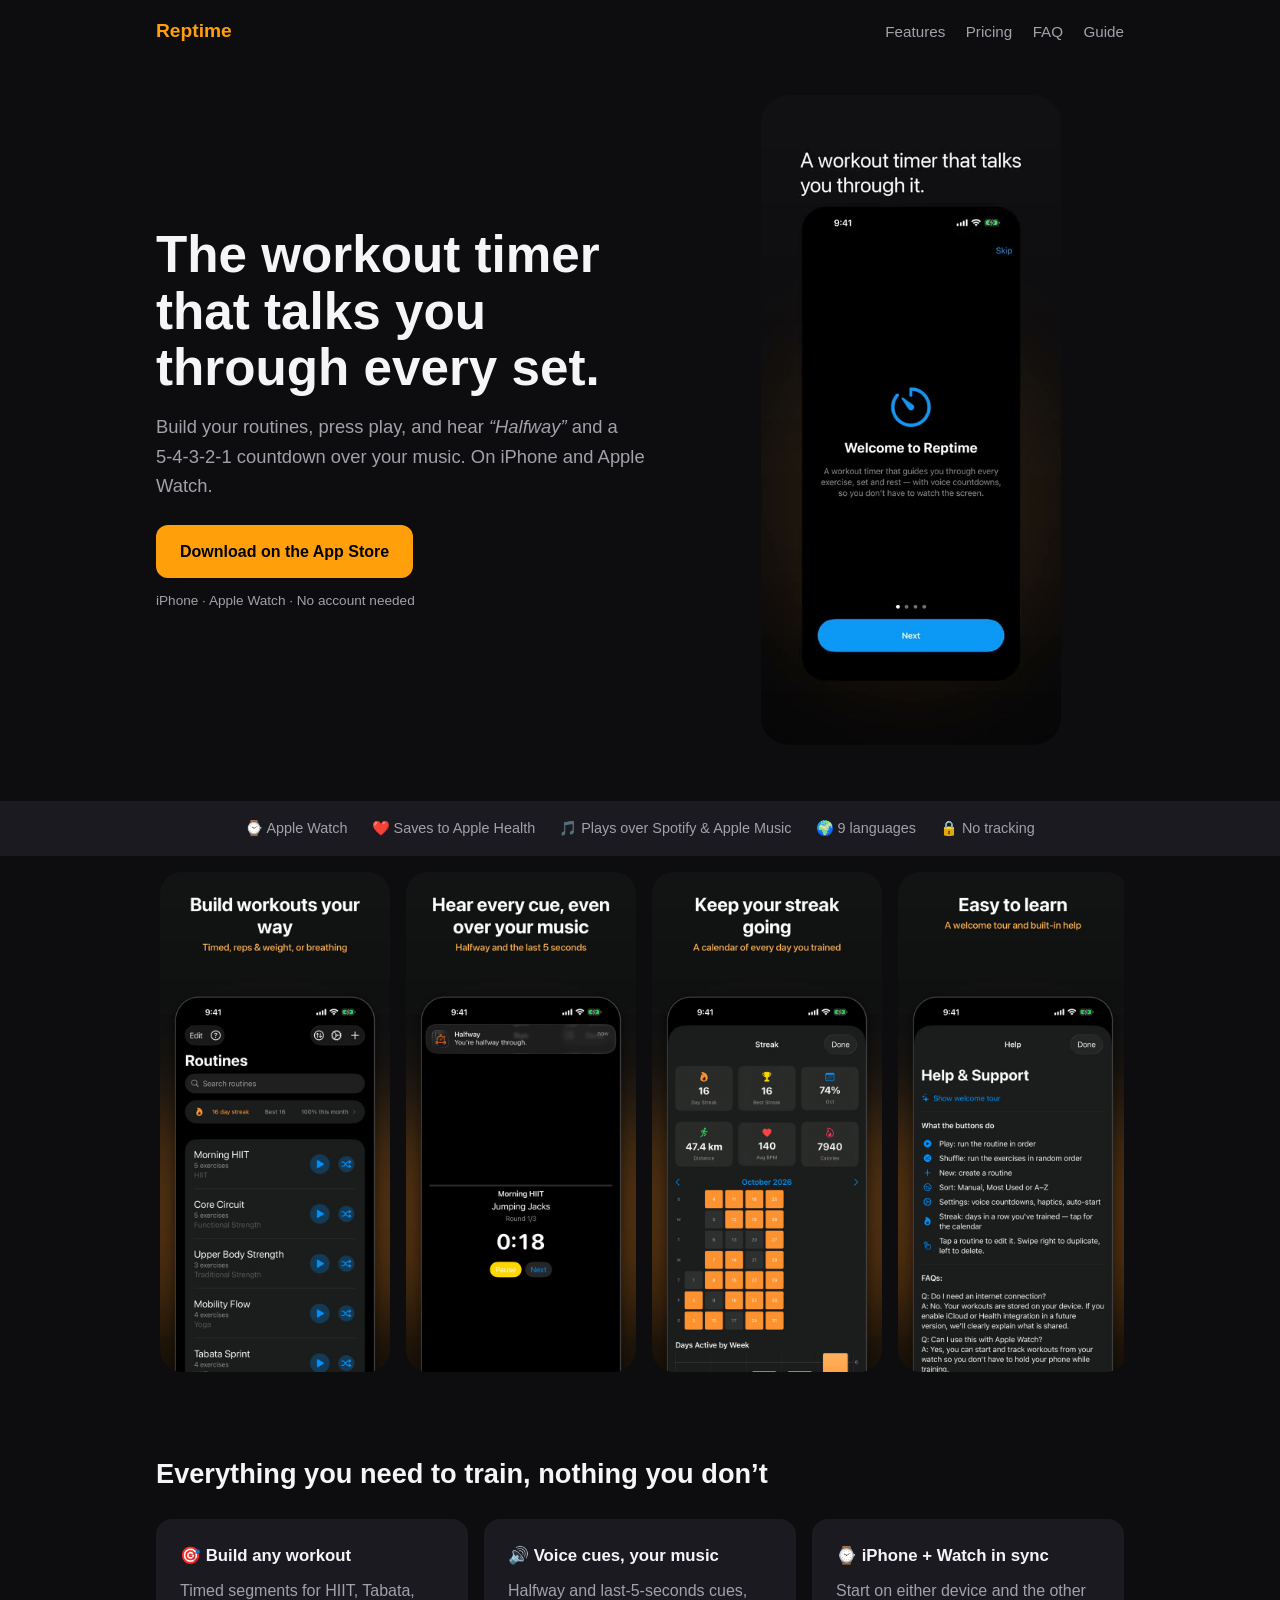
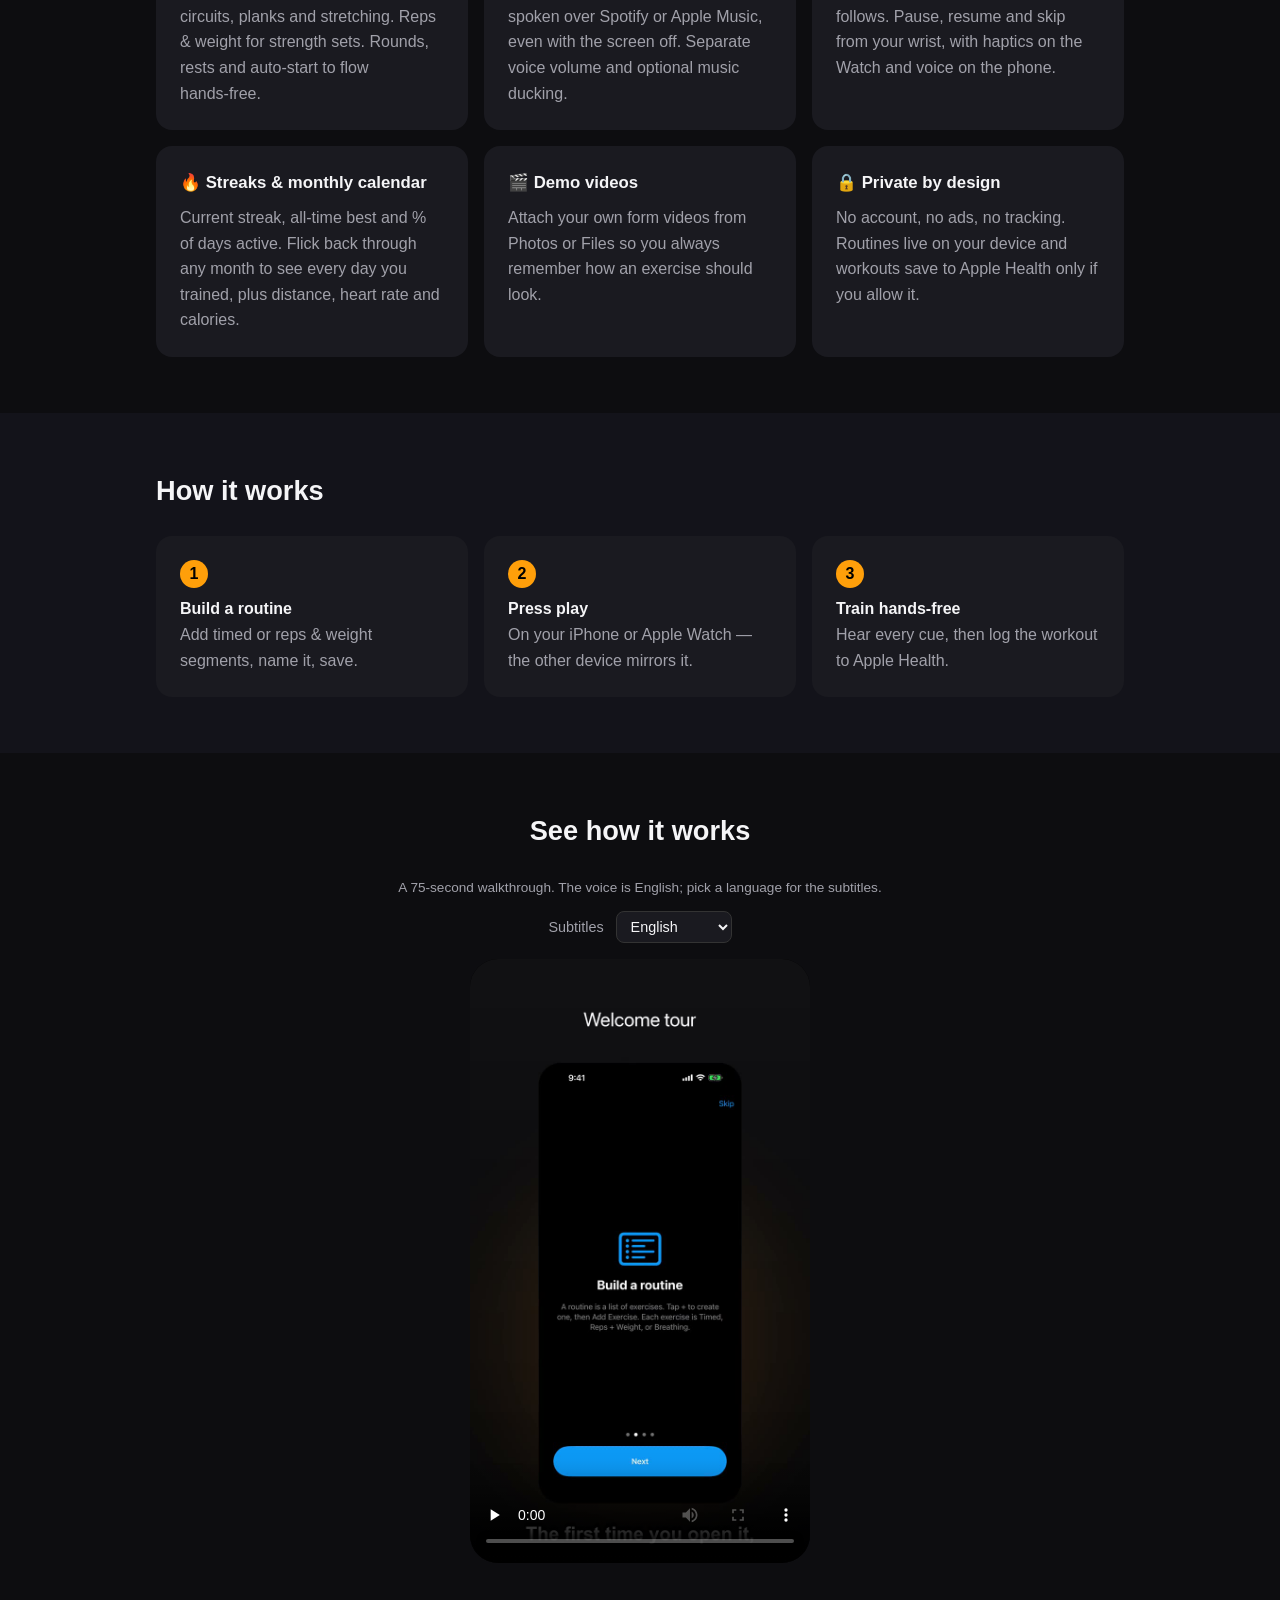
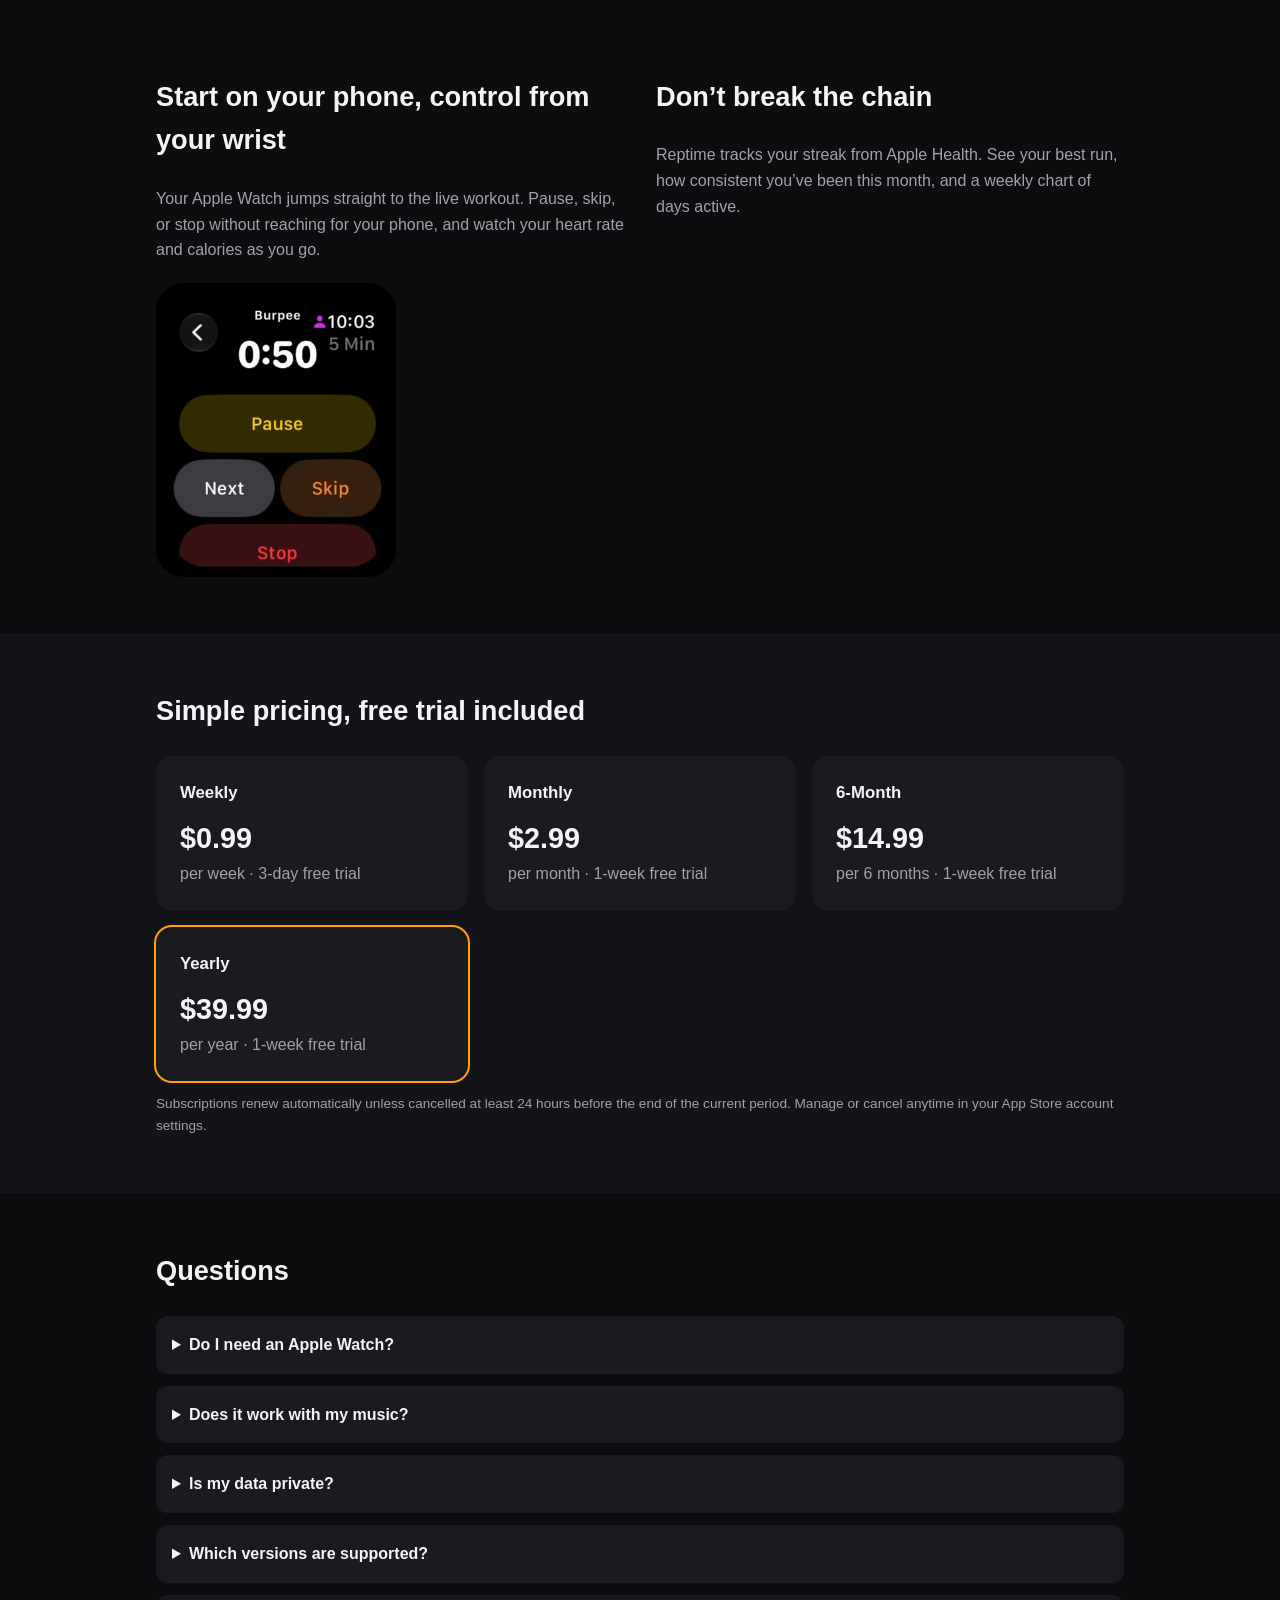
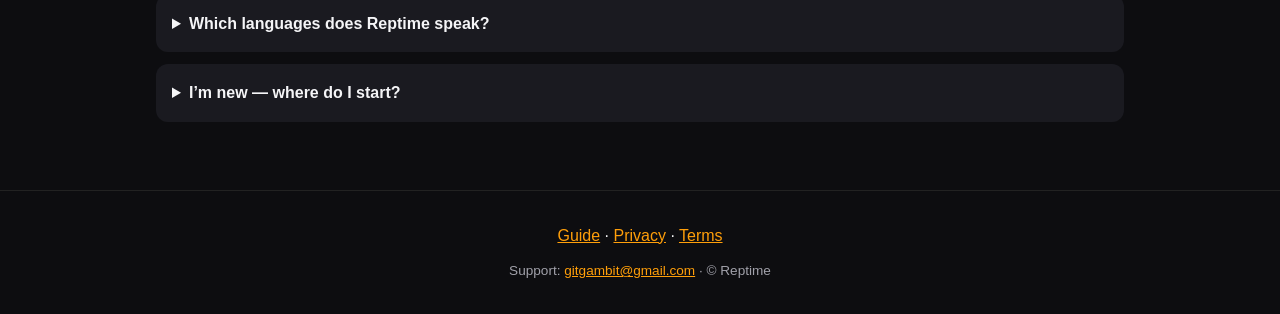
<file: index.html>
<!DOCTYPE html>
<html lang="en">
<head>
  <meta charset="UTF-8" />
  <meta name="viewport" content="width=device-width, initial-scale=1.0" />
  <title>Reptime — Workout Timer for iPhone &amp; Apple Watch</title>
  <meta name="description" content="Reptime is the interval and workout timer that talks you through every set. Voice cues over your music, iPhone + Apple Watch sync, streaks, Apple Health and 9 languages." />
  <meta property="og:title" content="Reptime — Workout Timer for iPhone &amp; Apple Watch" />
  <meta property="og:description" content="Voice cues over your music, iPhone + Apple Watch sync, streaks and Apple Health. No account needed." />
  <meta property="og:type" content="website" />
  <link rel="stylesheet" href="landing.css" />
</head>
<body>

<header class="top">
  <a class="brand" href="index.html">Reptime</a>
  <nav>
    <a href="#features">Features</a>
    <a href="#pricing">Pricing</a>
    <a href="#faq">FAQ</a>
    <a href="guide.html">Guide</a>
  </nav>
</header>

<section class="hero">
  <div class="wrap hero-grid">
    <div>
      <h1>The workout timer that talks you through every set.</h1>
      <p class="lead">Build your routines, press play, and hear <em>“Halfway”</em> and a 5‑4‑3‑2‑1 countdown over your music. On iPhone and Apple Watch.</p>
      <a class="cta" href="https://apps.apple.com/app/id6752686793">Download on the App Store</a>
      <p class="fine">iPhone · Apple Watch · No account needed</p>
    </div>
    <video id="adv" class="vid" src="media/ad_en.mp4" poster="media/poster.jpg" autoplay muted loop playsinline preload="metadata" aria-label="Short Reptime preview: building routines, spoken cues, streaks and Apple Watch"></video>
  </div>
</section>

<section class="strip">
  <div class="wrap">
    <span>⌚ Apple Watch</span><span>❤️ Saves to Apple Health</span><span>🎵 Plays over Spotify &amp; Apple Music</span><span>🌍 9 languages</span><span>🔒 No tracking</span>
  </div>
</section>

<section class="wrap shots-wrap" aria-label="Screenshots">
  <div class="shots">
    <img src="media/screens/1.jpg" alt="Routines list with a 16 day streak banner" loading="lazy" width="300" height="652" />
    <img src="media/screens/2.jpg" alt="A workout running with the halfway banner" loading="lazy" width="300" height="652" />
    <img src="media/screens/3.jpg" alt="Monthly streak calendar" loading="lazy" width="300" height="652" />
    <img src="media/screens/4.jpg" alt="Help screen with a legend of every icon" loading="lazy" width="300" height="652" />
  </div>
</section>

<section id="features" class="wrap">
  <h2>Everything you need to train, nothing you don’t</h2>
  <div class="grid">
    <article><h3>🎯 Build any workout</h3><p>Timed segments for HIIT, Tabata, circuits, planks and stretching. Reps &amp; weight for strength sets. Rounds, rests and auto‑start to flow hands‑free.</p></article>
    <article><h3>🔊 Voice cues, your music</h3><p>Halfway and last‑5‑seconds cues, spoken over Spotify or Apple Music, even with the screen off. Separate voice volume and optional music ducking.</p></article>
    <article><h3>⌚ iPhone + Watch in sync</h3><p>Start on either device and the other follows. Pause, resume and skip from your wrist, with haptics on the Watch and voice on the phone.</p></article>
    <article><h3>🔥 Streaks &amp; monthly calendar</h3><p>Current streak, all‑time best and % of days active. Flick back through any month to see every day you trained, plus distance, heart rate and calories.</p></article>
    <article><h3>🎬 Demo videos</h3><p>Attach your own form videos from Photos or Files so you always remember how an exercise should look.</p></article>
    <article><h3>🔒 Private by design</h3><p>No account, no ads, no tracking. Routines live on your device and workouts save to Apple Health only if you allow it.</p></article>
  </div>
</section>

<section class="alt">
  <div class="wrap">
    <h2>How it works</h2>
    <ol class="steps">
      <li><strong>Build a routine</strong><span>Add timed or reps &amp; weight segments, name it, save.</span></li>
      <li><strong>Press play</strong><span>On your iPhone or Apple Watch — the other device mirrors it.</span></li>
      <li><strong>Train hands‑free</strong><span>Hear every cue, then log the workout to Apple Health.</span></li>
    </ol>
  </div>
</section>

<section id="tutorial" class="wrap tutorial">
  <h2>See how it works</h2>
  <p class="fine">A 75‑second walkthrough. The voice is English; pick a language for the subtitles.</p>
  <label class="langpick">Subtitles
    <select id="lang" aria-label="Subtitle language">
      <option value="en">English</option><option value="de">Deutsch</option><option value="fr">Français</option>
      <option value="es">Español</option><option value="pt">Português</option><option value="it">Italiano</option>
      <option value="ja">日本語</option><option value="ko">한국어</option><option value="nl">Nederlands</option>
    </select>
  </label>
  <video id="tutorialv" class="vid" src="media/tutorial_en.mp4" poster="media/poster_tutorial.jpg" controls playsinline preload="none" aria-label="Reptime tutorial video"></video>
</section>

<section class="wrap split">
  <div>
    <h2>Start on your phone, control from your wrist</h2>
    <p>Your Apple Watch jumps straight to the live workout. Pause, skip, or stop without reaching for your phone, and watch your heart rate and calories as you go.</p>
    <video class="vid watch" src="media/watch.mp4" poster="media/poster_watch.jpg" autoplay muted loop playsinline preload="metadata" aria-label="Reptime running on Apple Watch"></video>
  </div>
  <div>
    <h2>Don’t break the chain</h2>
    <p>Reptime tracks your streak from Apple Health. See your best run, how consistent you’ve been this month, and a weekly chart of days active.</p>
  </div>
</section>

<section id="pricing" class="alt">
  <div class="wrap">
    <h2>Simple pricing, free trial included</h2>
    <div class="grid prices">
      <article><h3>Weekly</h3><p class="price">$0.99</p><p>per week · 3‑day free trial</p></article>
      <article><h3>Monthly</h3><p class="price">$2.99</p><p>per month · 1‑week free trial</p></article>
      <article><h3>6‑Month</h3><p class="price">$14.99</p><p>per 6 months · 1‑week free trial</p></article>
      <article class="best"><h3>Yearly</h3><p class="price">$39.99</p><p>per year · 1‑week free trial</p></article>
    </div>
    <p class="fine">Subscriptions renew automatically unless cancelled at least 24 hours before the end of the current period. Manage or cancel anytime in your App Store account settings.</p>
  </div>
</section>

<section id="faq" class="wrap">
  <h2>Questions</h2>
  <details><summary>Do I need an Apple Watch?</summary><p>No. Reptime works fully on iPhone. The Watch app is optional and installs automatically if you have one.</p></details>
  <details><summary>Does it work with my music?</summary><p>Yes. Voice cues mix over Spotify and Apple Music, and you can choose whether music dips during cues.</p></details>
  <details><summary>Is my data private?</summary><p>Yes. There are no accounts and no tracking. Routines stay on your device and Health access is limited to workouts.</p></details>
  <details><summary>Which versions are supported?</summary><p>iPhone running iOS 26 or later; Apple Watch running watchOS 26 or later.</p></details>
  <details><summary>Which languages does Reptime speak?</summary><p>The app is available in English, Deutsch, Français, Español, Português, Italiano, 日本語, 한국어 and Nederlands. It follows your iPhone’s language, including the spoken cues.</p></details>
  <details><summary>I’m new — where do I start?</summary><p>The first time you open Reptime a short welcome tour explains the basics. Tap the question mark on the Routines screen any time for a guide, a legend of every icon and the tour again.</p></details>
</section>

<footer>
  <div class="wrap">
    <a href="guide.html">Guide</a> · <a href="privacy.html">Privacy</a> · <a href="terms.html">Terms</a>
    <p class="fine">Support: <a href="mailto:gitgambit@gmail.com">gitgambit@gmail.com</a> · © Reptime</p>
  </div>
</footer>

<script>
(function () {
  var langs = ['en', 'de', 'fr', 'es', 'pt', 'it', 'ja', 'ko', 'nl'];
  var pick = ((navigator.language || 'en') + '').slice(0, 2);
  if (langs.indexOf(pick) < 0) pick = 'en';
  var sel = document.getElementById('lang'), tut = document.getElementById('tutorialv'), ad = document.getElementById('adv');
  function setLang(l) {
    tut.src = 'media/tutorial_' + l + '.mp4';
    if (!ad.dataset.lang || ad.dataset.lang !== l) { ad.src = 'media/ad_' + l + '.mp4'; ad.dataset.lang = l; ad.play().catch(function () {}); }
  }
  sel.value = pick;
  if (pick !== 'en') setLang(pick);
  sel.addEventListener('change', function () { setLang(sel.value); });
})();
</script>

</body>
</html>
</file>
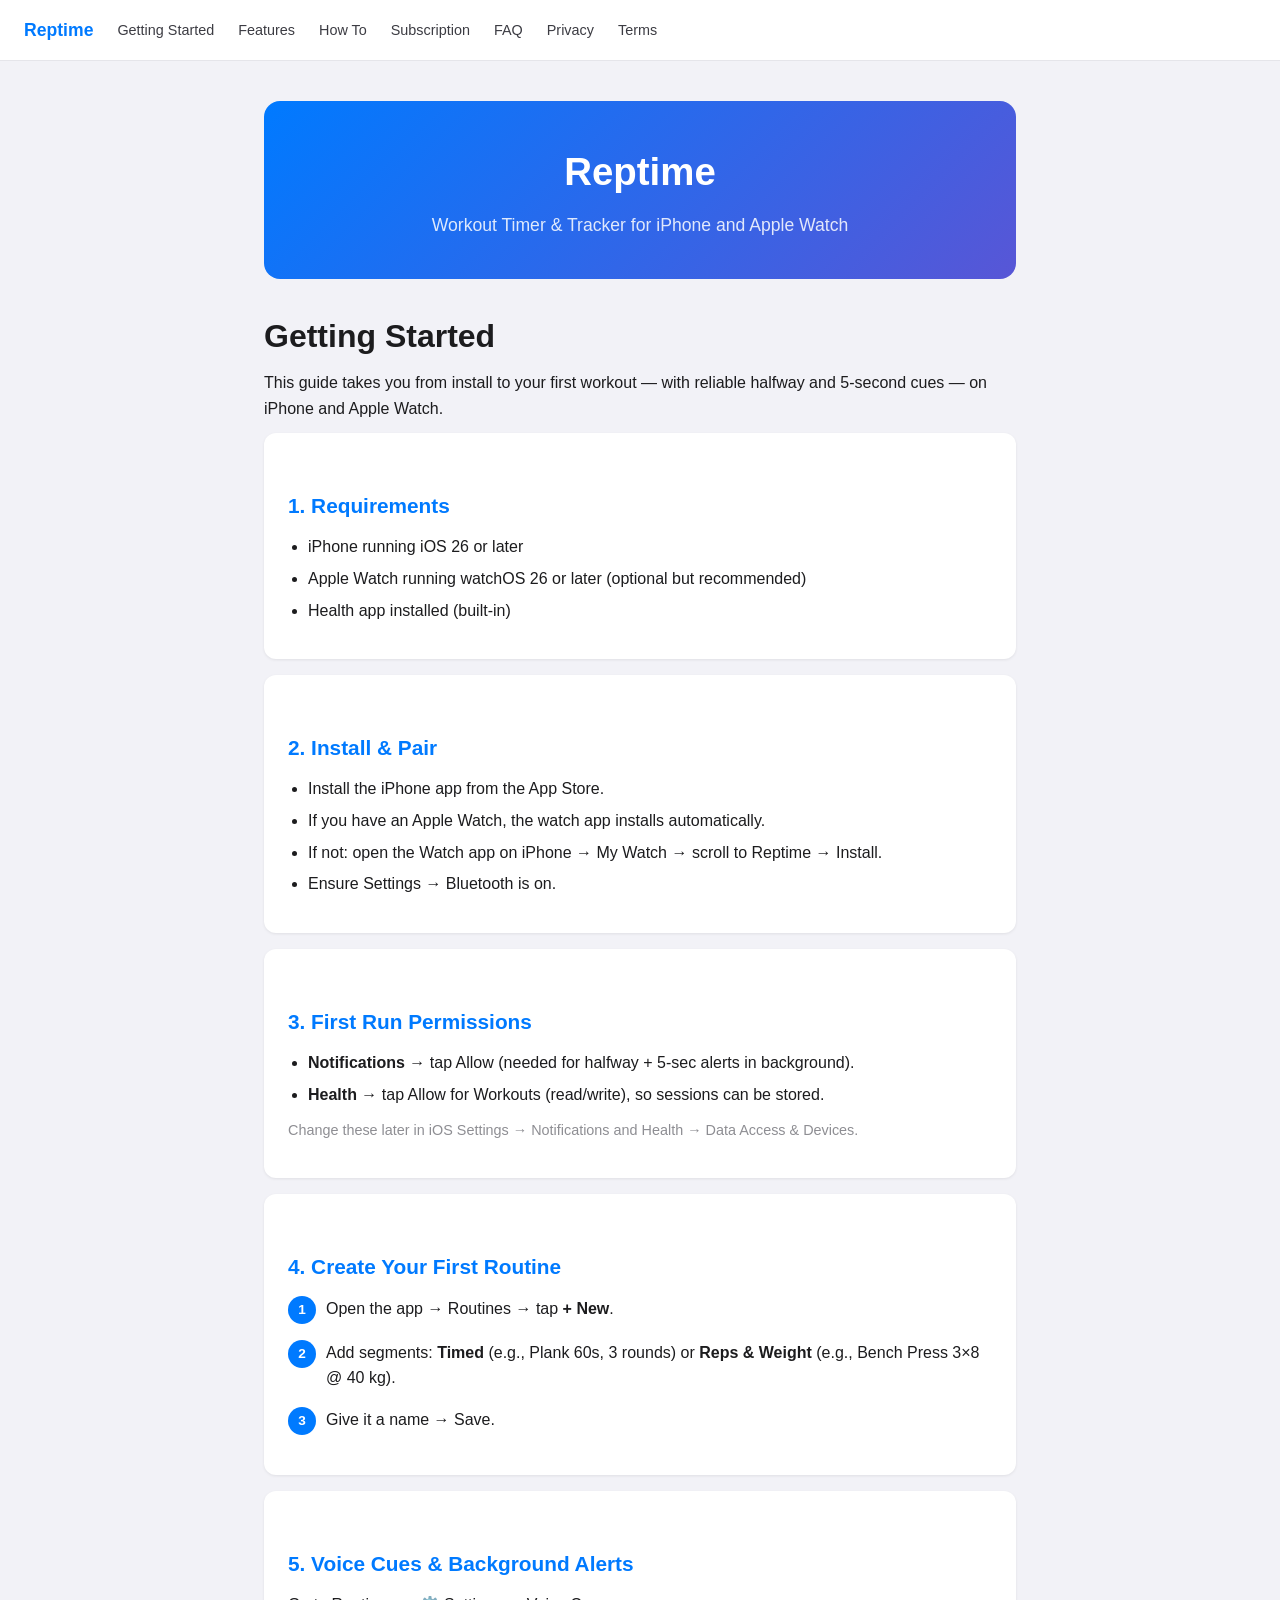
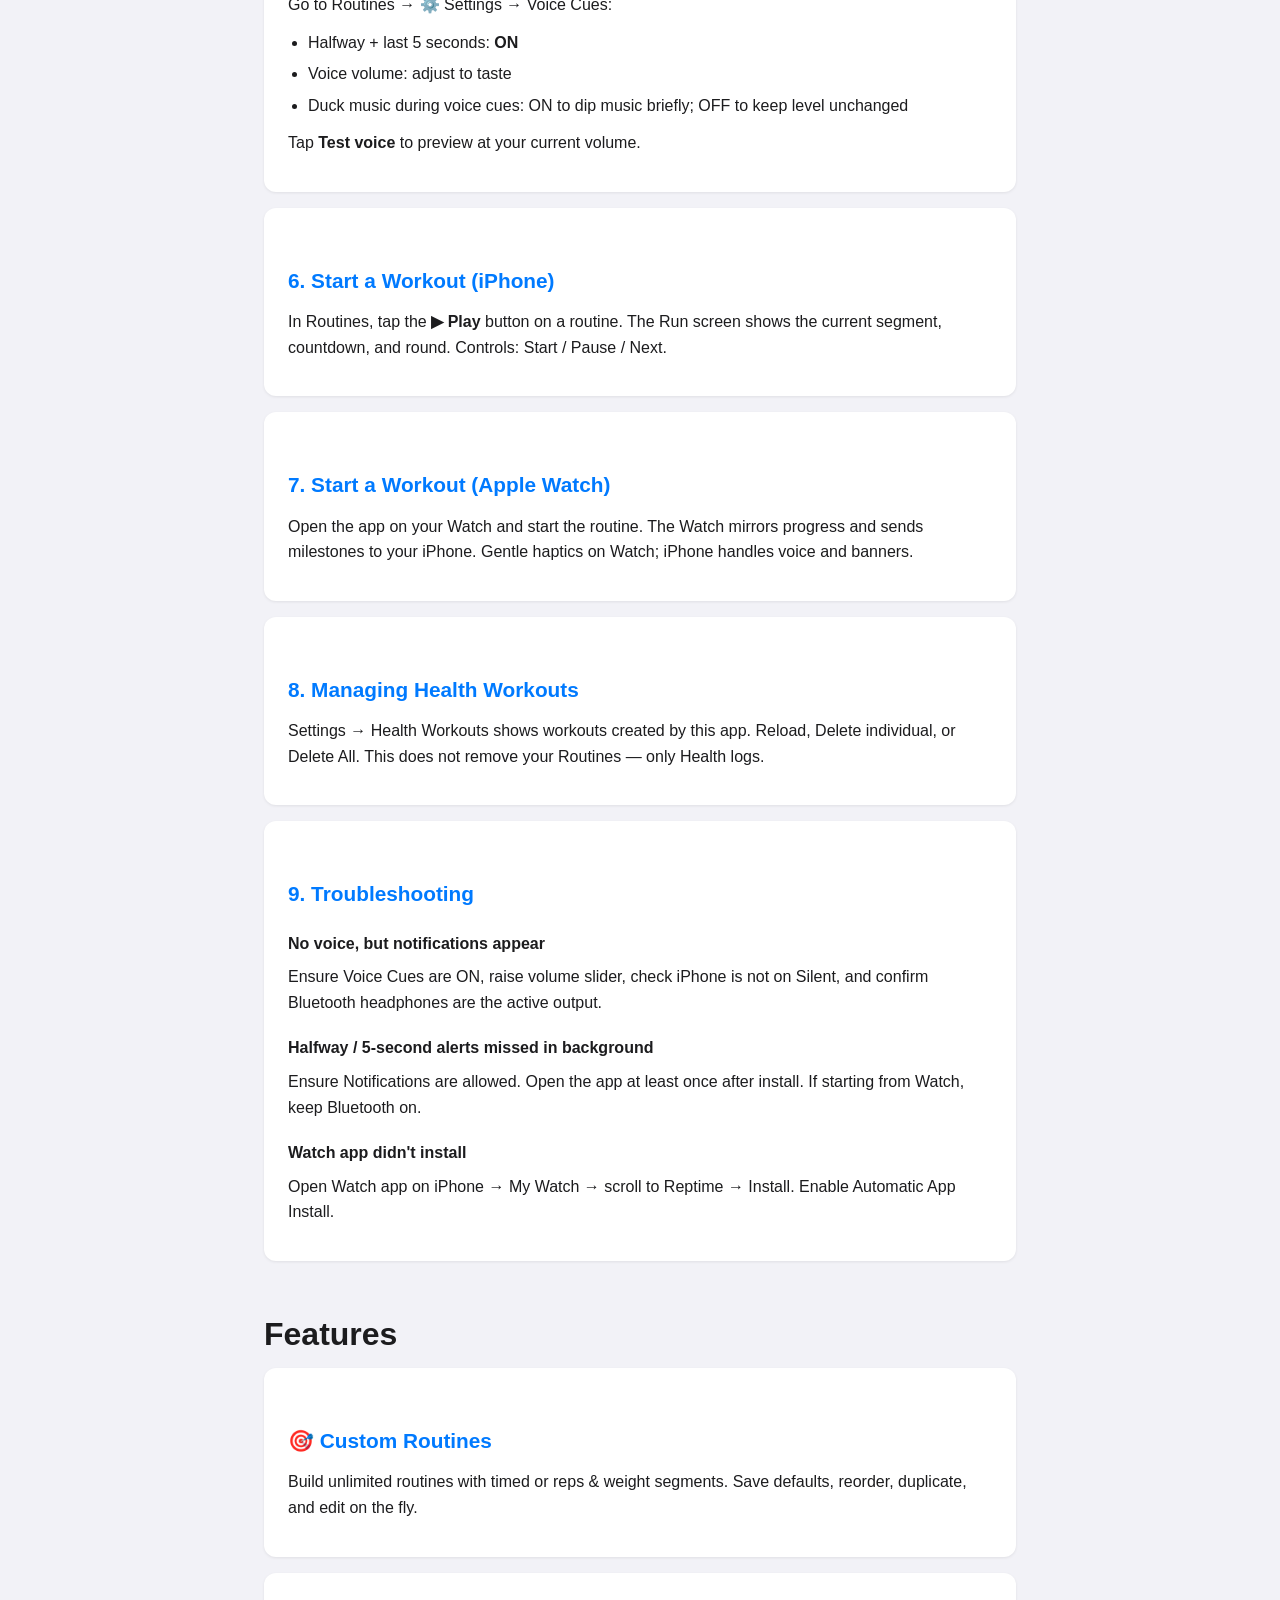
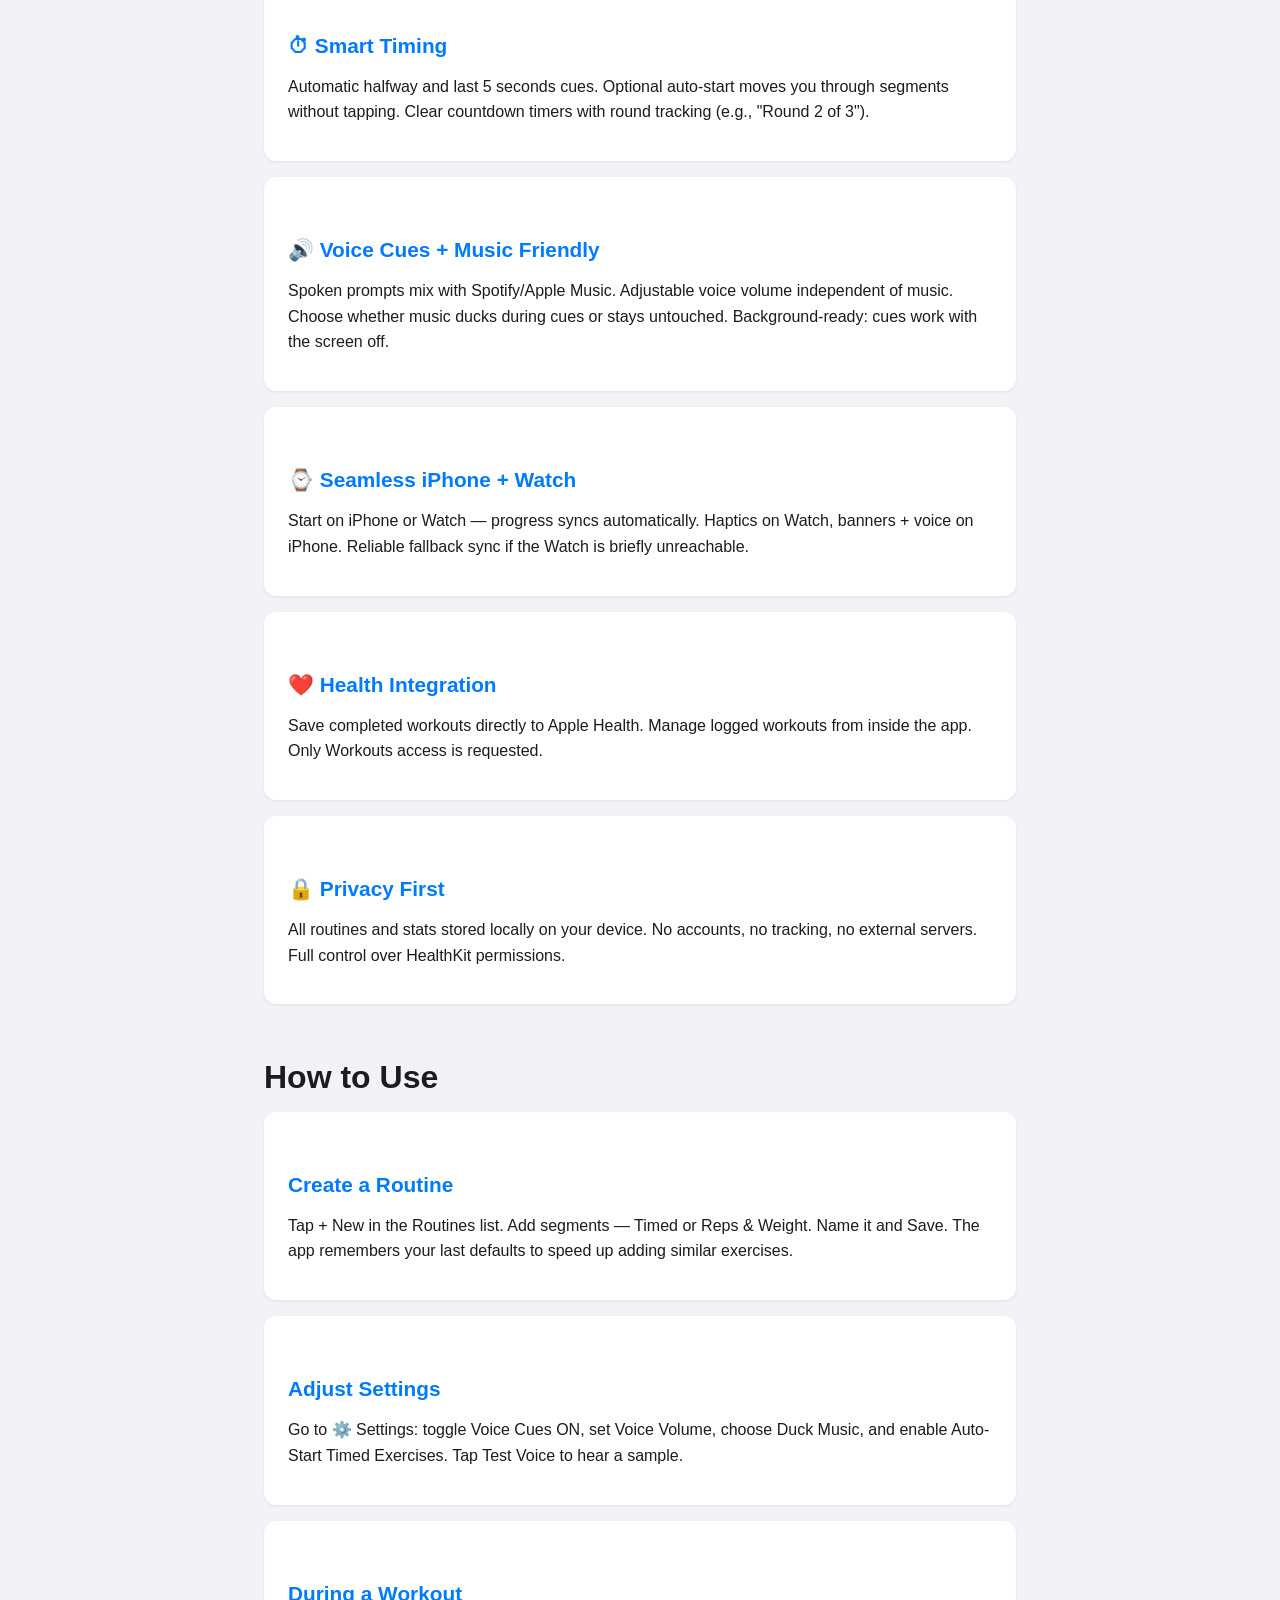
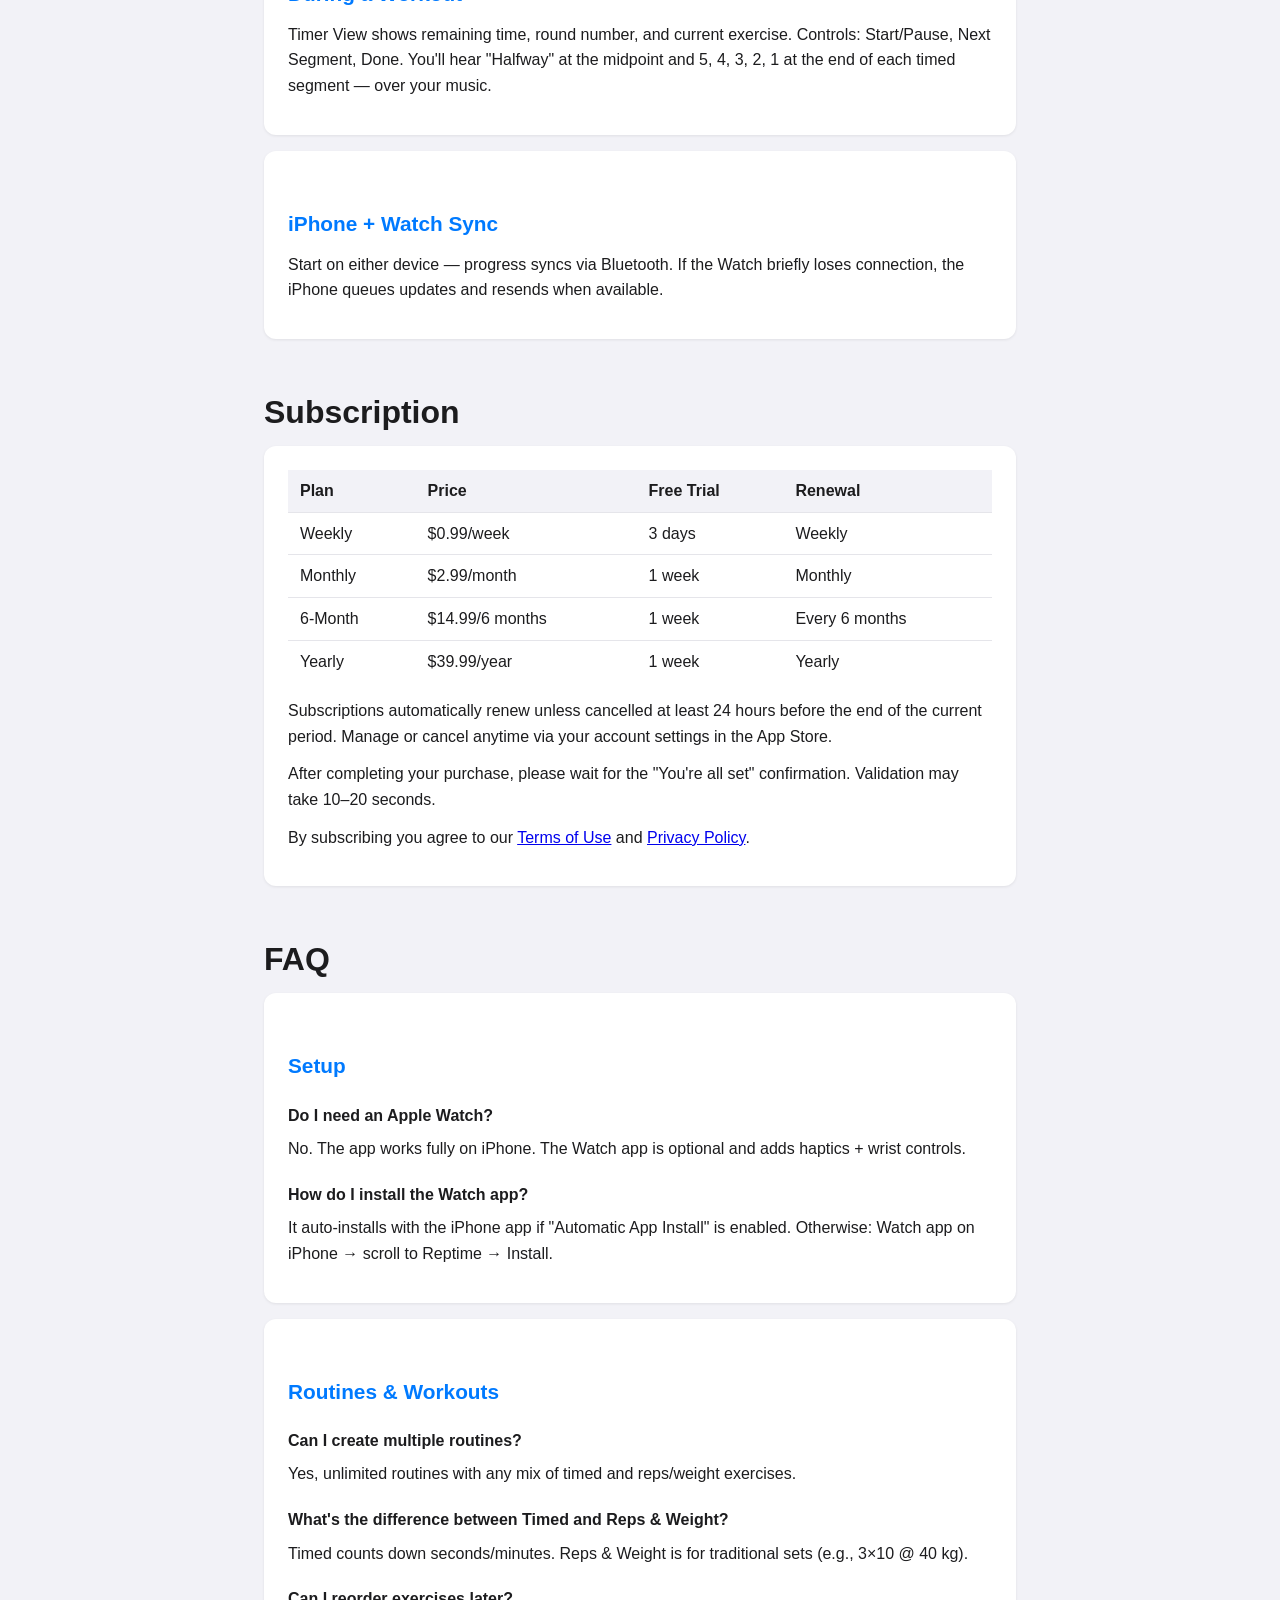
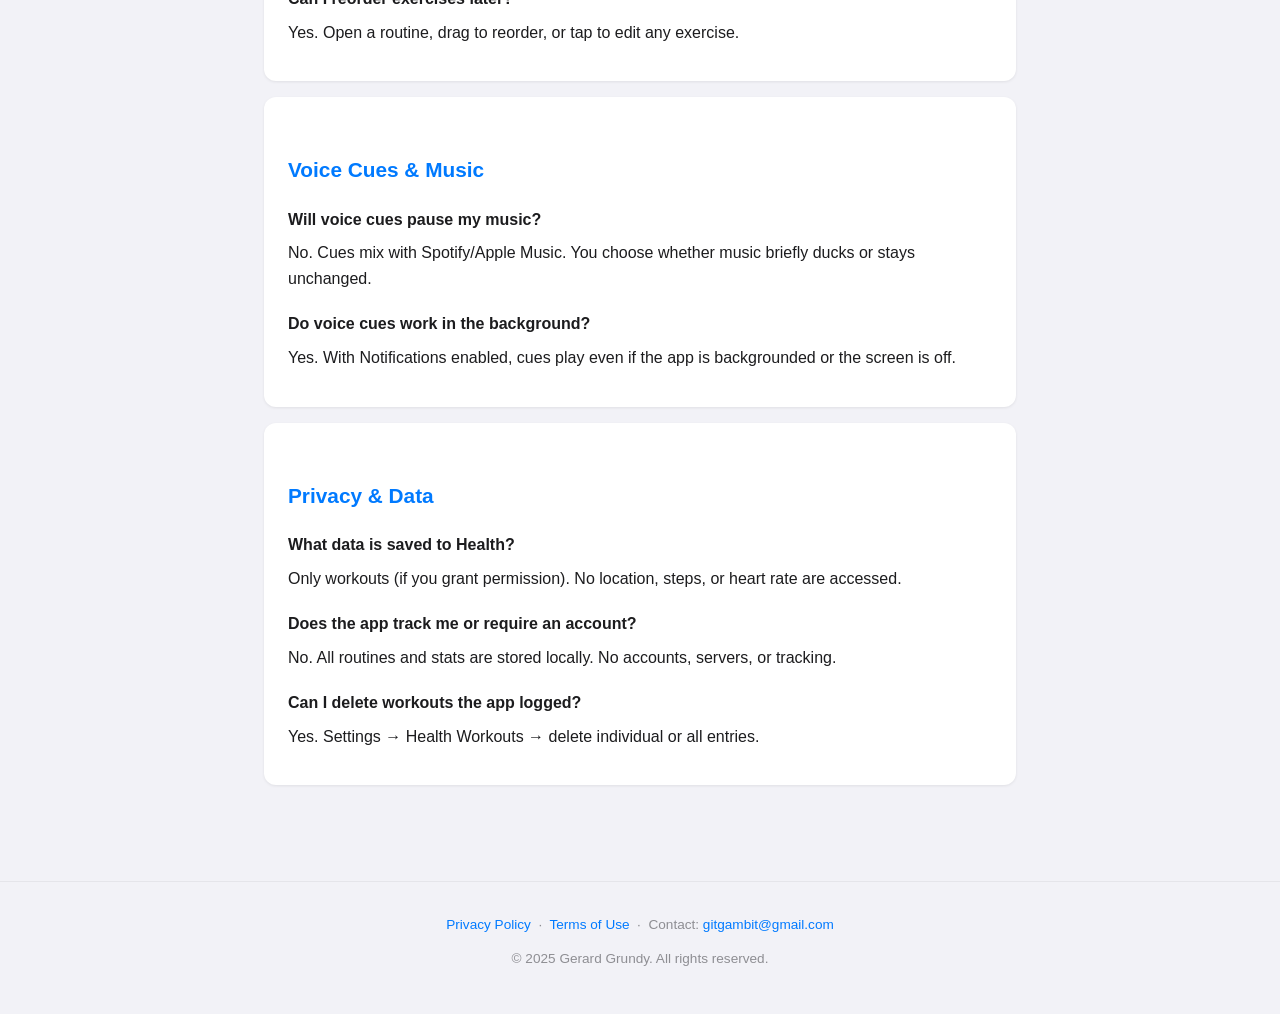
<file: guide.html>
<!DOCTYPE html>
<html lang="en">
<head>
  <meta charset="UTF-8" />
  <meta name="viewport" content="width=device-width, initial-scale=1.0" />
  <title>Reptime — Workout Timer & Tracker</title>
  <link rel="stylesheet" href="style.css" />
</head>
<body>

<nav>
  <a class="brand" href="index.html">Reptime</a>
  <a href="#getting-started">Getting Started</a>
  <a href="#features">Features</a>
  <a href="#howto">How To</a>
  <a href="#subscription">Subscription</a>
  <a href="#faq">FAQ</a>
  <a href="privacy.html">Privacy</a>
  <a href="terms.html">Terms</a>
</nav>

<div class="container">

  <div class="hero">
    <h1>Reptime</h1>
    <p>Workout Timer &amp; Tracker for iPhone and Apple Watch</p>
  </div>

  <!-- GETTING STARTED -->
  <h1 id="getting-started">Getting Started</h1>
  <p>This guide takes you from install to your first workout — with reliable halfway and 5-second cues — on iPhone and Apple Watch.</p>

  <div class="card">
    <h2>1. Requirements</h2>
    <ul>
      <li>iPhone running iOS 26 or later</li>
      <li>Apple Watch running watchOS 26 or later (optional but recommended)</li>
      <li>Health app installed (built-in)</li>
    </ul>
  </div>

  <div class="card">
    <h2>2. Install &amp; Pair</h2>
    <ul>
      <li>Install the iPhone app from the App Store.</li>
      <li>If you have an Apple Watch, the watch app installs automatically.</li>
      <li>If not: open the Watch app on iPhone → My Watch → scroll to Reptime → Install.</li>
      <li>Ensure Settings → Bluetooth is on.</li>
    </ul>
  </div>

  <div class="card">
    <h2>3. First Run Permissions</h2>
    <ul>
      <li><strong>Notifications</strong> → tap Allow (needed for halfway + 5-sec alerts in background).</li>
      <li><strong>Health</strong> → tap Allow for Workouts (read/write), so sessions can be stored.</li>
    </ul>
    <p style="margin-top:8px;color:#8e8e93;font-size:0.9rem;">Change these later in iOS Settings → Notifications and Health → Data Access &amp; Devices.</p>
  </div>

  <div class="card">
    <h2>4. Create Your First Routine</h2>
    <div class="step"><span class="step-num">1</span><div class="step-content">Open the app → Routines → tap <strong>+ New</strong>.</div></div>
    <div class="step"><span class="step-num">2</span><div class="step-content">Add segments: <strong>Timed</strong> (e.g., Plank 60s, 3 rounds) or <strong>Reps &amp; Weight</strong> (e.g., Bench Press 3×8 @ 40 kg).</div></div>
    <div class="step"><span class="step-num">3</span><div class="step-content">Give it a name → Save.</div></div>
  </div>

  <div class="card">
    <h2>5. Voice Cues &amp; Background Alerts</h2>
    <p>Go to Routines → ⚙️ Settings → Voice Cues:</p>
    <ul>
      <li>Halfway + last 5 seconds: <strong>ON</strong></li>
      <li>Voice volume: adjust to taste</li>
      <li>Duck music during voice cues: ON to dip music briefly; OFF to keep level unchanged</li>
    </ul>
    <p>Tap <strong>Test voice</strong> to preview at your current volume.</p>
  </div>

  <div class="card">
    <h2>6. Start a Workout (iPhone)</h2>
    <p>In Routines, tap the <strong>▶︎ Play</strong> button on a routine. The Run screen shows the current segment, countdown, and round. Controls: Start / Pause / Next.</p>
  </div>

  <div class="card">
    <h2>7. Start a Workout (Apple Watch)</h2>
    <p>Open the app on your Watch and start the routine. The Watch mirrors progress and sends milestones to your iPhone. Gentle haptics on Watch; iPhone handles voice and banners.</p>
  </div>

  <div class="card">
    <h2>8. Managing Health Workouts</h2>
    <p>Settings → Health Workouts shows workouts created by this app. Reload, Delete individual, or Delete All. This does not remove your Routines — only Health logs.</p>
  </div>

  <div class="card">
    <h2>9. Troubleshooting</h2>
    <h3>No voice, but notifications appear</h3>
    <p>Ensure Voice Cues are ON, raise volume slider, check iPhone is not on Silent, and confirm Bluetooth headphones are the active output.</p>
    <h3>Halfway / 5-second alerts missed in background</h3>
    <p>Ensure Notifications are allowed. Open the app at least once after install. If starting from Watch, keep Bluetooth on.</p>
    <h3>Watch app didn't install</h3>
    <p>Open Watch app on iPhone → My Watch → scroll to Reptime → Install. Enable Automatic App Install.</p>
  </div>

  <!-- FEATURES -->
  <h1 id="features" style="margin-top:48px;">Features</h1>

  <div class="card">
    <h2>🎯 Custom Routines</h2>
    <p>Build unlimited routines with timed or reps &amp; weight segments. Save defaults, reorder, duplicate, and edit on the fly.</p>
  </div>

  <div class="card">
    <h2>⏱ Smart Timing</h2>
    <p>Automatic halfway and last 5 seconds cues. Optional auto-start moves you through segments without tapping. Clear countdown timers with round tracking (e.g., "Round 2 of 3").</p>
  </div>

  <div class="card">
    <h2>🔊 Voice Cues + Music Friendly</h2>
    <p>Spoken prompts mix with Spotify/Apple Music. Adjustable voice volume independent of music. Choose whether music ducks during cues or stays untouched. Background-ready: cues work with the screen off.</p>
  </div>

  <div class="card">
    <h2>⌚ Seamless iPhone + Watch</h2>
    <p>Start on iPhone or Watch — progress syncs automatically. Haptics on Watch, banners + voice on iPhone. Reliable fallback sync if the Watch is briefly unreachable.</p>
  </div>

  <div class="card">
    <h2>❤️ Health Integration</h2>
    <p>Save completed workouts directly to Apple Health. Manage logged workouts from inside the app. Only Workouts access is requested.</p>
  </div>

  <div class="card">
    <h2>🔒 Privacy First</h2>
    <p>All routines and stats stored locally on your device. No accounts, no tracking, no external servers. Full control over HealthKit permissions.</p>
  </div>

  <!-- HOW TO -->
  <h1 id="howto" style="margin-top:48px;">How to Use</h1>

  <div class="card">
    <h2>Create a Routine</h2>
    <p>Tap + New in the Routines list. Add segments — Timed or Reps &amp; Weight. Name it and Save. The app remembers your last defaults to speed up adding similar exercises.</p>
  </div>

  <div class="card">
    <h2>Adjust Settings</h2>
    <p>Go to ⚙️ Settings: toggle Voice Cues ON, set Voice Volume, choose Duck Music, and enable Auto-Start Timed Exercises. Tap Test Voice to hear a sample.</p>
  </div>

  <div class="card">
    <h2>During a Workout</h2>
    <p>Timer View shows remaining time, round number, and current exercise. Controls: Start/Pause, Next Segment, Done. You'll hear "Halfway" at the midpoint and 5, 4, 3, 2, 1 at the end of each timed segment — over your music.</p>
  </div>

  <div class="card">
    <h2>iPhone + Watch Sync</h2>
    <p>Start on either device — progress syncs via Bluetooth. If the Watch briefly loses connection, the iPhone queues updates and resends when available.</p>
  </div>

  <!-- SUBSCRIPTION -->
  <h1 id="subscription" style="margin-top:48px;">Subscription</h1>

  <div class="card">
    <table>
      <thead>
        <tr><th>Plan</th><th>Price</th><th>Free Trial</th><th>Renewal</th></tr>
      </thead>
      <tbody>
        <tr><td>Weekly</td><td>$0.99/week</td><td>3 days</td><td>Weekly</td></tr>
        <tr><td>Monthly</td><td>$2.99/month</td><td>1 week</td><td>Monthly</td></tr>
        <tr><td>6-Month</td><td>$14.99/6 months</td><td>1 week</td><td>Every 6 months</td></tr>
        <tr><td>Yearly</td><td>$39.99/year</td><td>1 week</td><td>Yearly</td></tr>
      </tbody>
    </table>
    <p>Subscriptions automatically renew unless cancelled at least 24 hours before the end of the current period. Manage or cancel anytime via your account settings in the App Store.</p>
    <p>After completing your purchase, please wait for the "You're all set" confirmation. Validation may take 10–20 seconds.</p>
    <p>By subscribing you agree to our <a href="terms.html">Terms of Use</a> and <a href="privacy.html">Privacy Policy</a>.</p>
  </div>

  <!-- FAQ -->
  <h1 id="faq" style="margin-top:48px;">FAQ</h1>

  <div class="card">
    <h2>Setup</h2>
    <h3>Do I need an Apple Watch?</h3>
    <p>No. The app works fully on iPhone. The Watch app is optional and adds haptics + wrist controls.</p>
    <h3>How do I install the Watch app?</h3>
    <p>It auto-installs with the iPhone app if "Automatic App Install" is enabled. Otherwise: Watch app on iPhone → scroll to Reptime → Install.</p>
  </div>

  <div class="card">
    <h2>Routines &amp; Workouts</h2>
    <h3>Can I create multiple routines?</h3>
    <p>Yes, unlimited routines with any mix of timed and reps/weight exercises.</p>
    <h3>What's the difference between Timed and Reps &amp; Weight?</h3>
    <p>Timed counts down seconds/minutes. Reps &amp; Weight is for traditional sets (e.g., 3×10 @ 40 kg).</p>
    <h3>Can I reorder exercises later?</h3>
    <p>Yes. Open a routine, drag to reorder, or tap to edit any exercise.</p>
  </div>

  <div class="card">
    <h2>Voice Cues &amp; Music</h2>
    <h3>Will voice cues pause my music?</h3>
    <p>No. Cues mix with Spotify/Apple Music. You choose whether music briefly ducks or stays unchanged.</p>
    <h3>Do voice cues work in the background?</h3>
    <p>Yes. With Notifications enabled, cues play even if the app is backgrounded or the screen is off.</p>
  </div>

  <div class="card">
    <h2>Privacy &amp; Data</h2>
    <h3>What data is saved to Health?</h3>
    <p>Only workouts (if you grant permission). No location, steps, or heart rate are accessed.</p>
    <h3>Does the app track me or require an account?</h3>
    <p>No. All routines and stats are stored locally. No accounts, servers, or tracking.</p>
    <h3>Can I delete workouts the app logged?</h3>
    <p>Yes. Settings → Health Workouts → delete individual or all entries.</p>
  </div>

</div>

<footer>
  <p>
    <a href="privacy.html">Privacy Policy</a> &nbsp;·&nbsp;
    <a href="terms.html">Terms of Use</a> &nbsp;·&nbsp;
    Contact: <a href="mailto:gitgambit@gmail.com">gitgambit@gmail.com</a>
  </p>
  <p style="margin-top:8px;">© 2025 Gerard Grundy. All rights reserved.</p>
</footer>

</body>
</html>
</file>
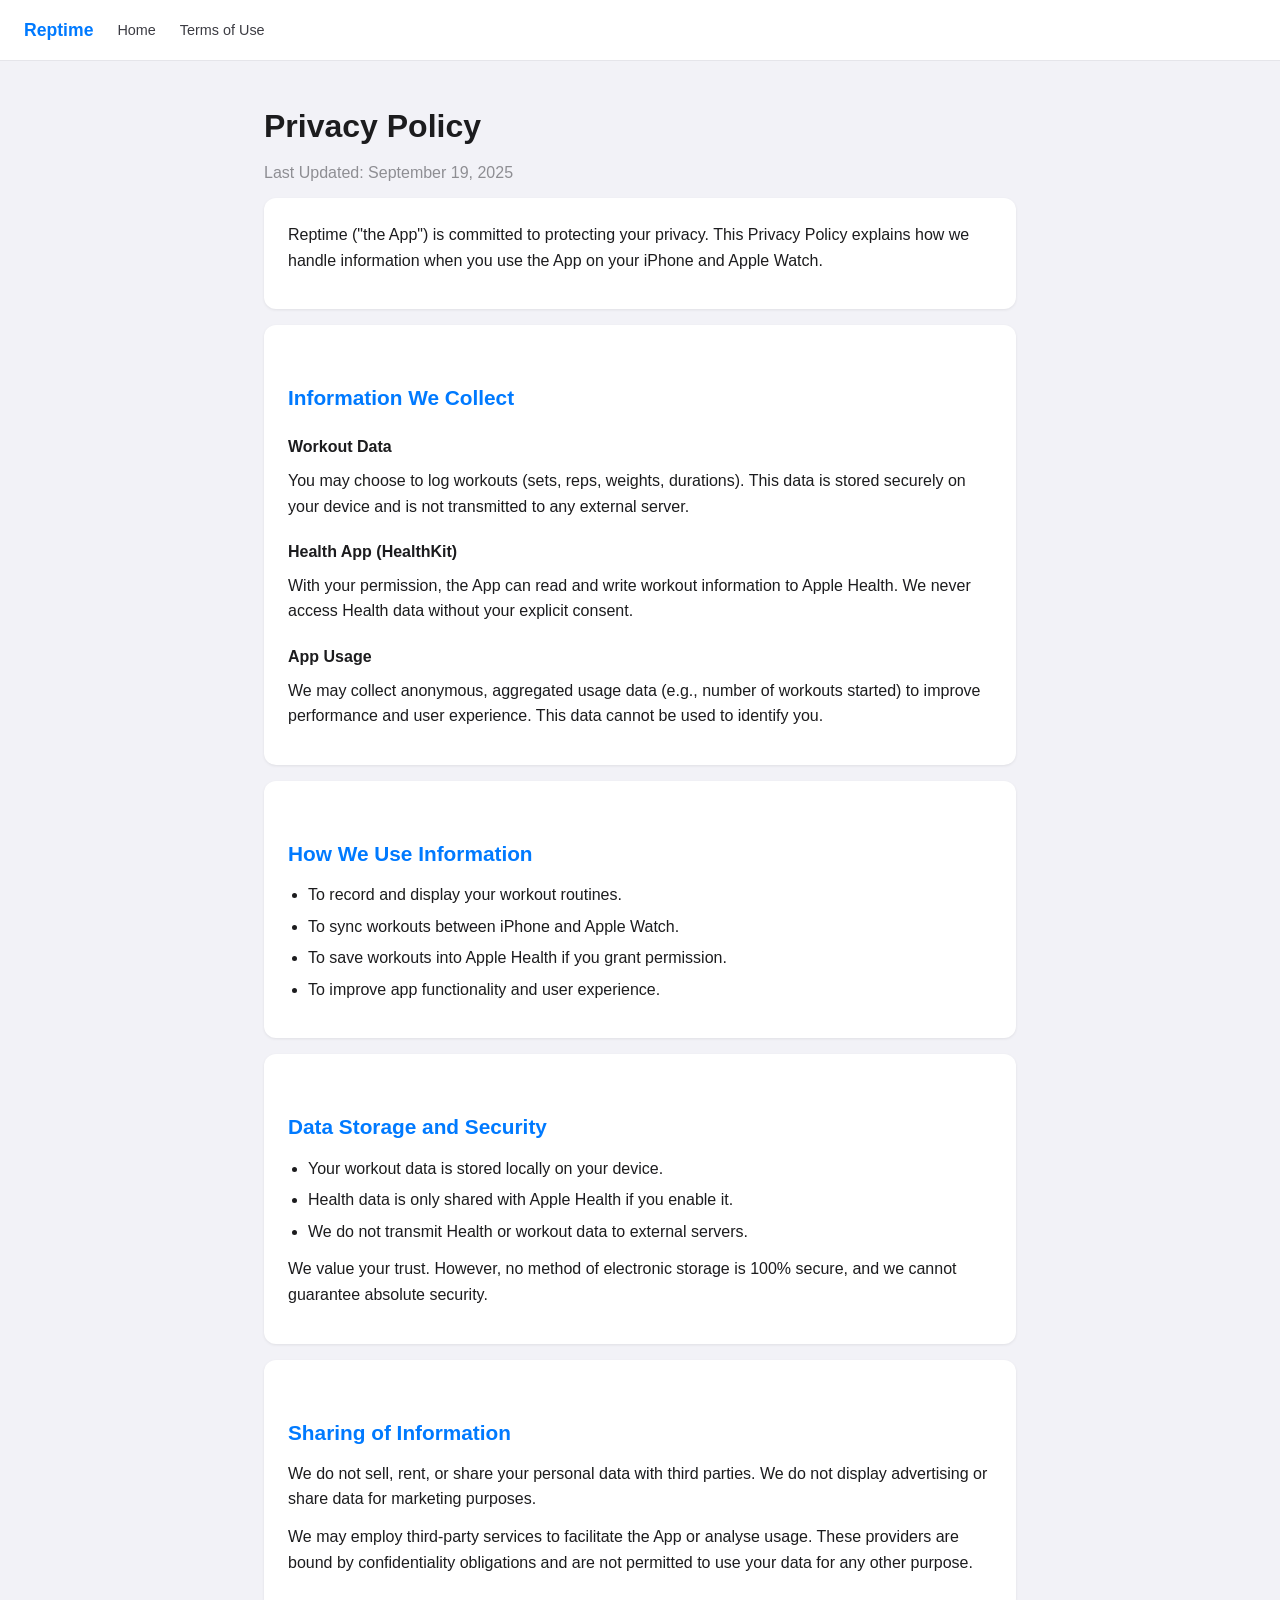
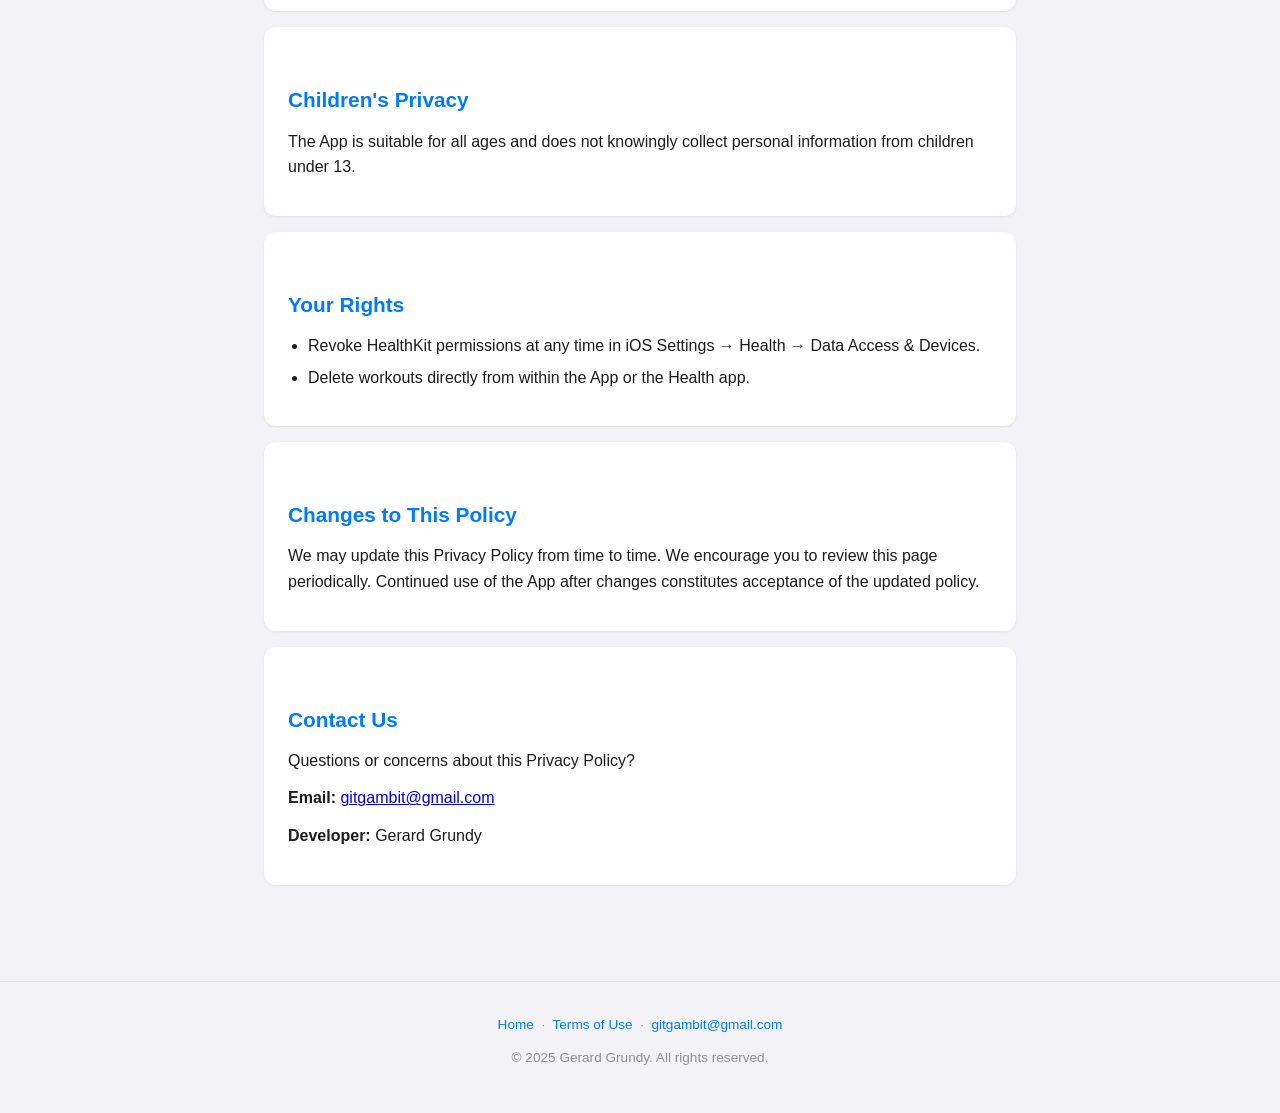
<file: privacy.html>
<!DOCTYPE html>
<html lang="en">
<head>
  <meta charset="UTF-8" />
  <meta name="viewport" content="width=device-width, initial-scale=1.0" />
  <title>Privacy Policy — Reptime</title>
  <link rel="stylesheet" href="style.css" />
</head>
<body>

<nav>
  <a class="brand" href="index.html">Reptime</a>
  <a href="index.html">Home</a>
  <a href="terms.html">Terms of Use</a>
</nav>

<div class="container">

  <h1>Privacy Policy</h1>
  <p style="color:#8e8e93;">Last Updated: September 19, 2025</p>

  <div class="card">
    <p>Reptime ("the App") is committed to protecting your privacy. This Privacy Policy explains how we handle information when you use the App on your iPhone and Apple Watch.</p>
  </div>

  <div class="card">
    <h2>Information We Collect</h2>
    <h3>Workout Data</h3>
    <p>You may choose to log workouts (sets, reps, weights, durations). This data is stored securely on your device and is not transmitted to any external server.</p>
    <h3>Health App (HealthKit)</h3>
    <p>With your permission, the App can read and write workout information to Apple Health. We never access Health data without your explicit consent.</p>
    <h3>App Usage</h3>
    <p>We may collect anonymous, aggregated usage data (e.g., number of workouts started) to improve performance and user experience. This data cannot be used to identify you.</p>
  </div>

  <div class="card">
    <h2>How We Use Information</h2>
    <ul>
      <li>To record and display your workout routines.</li>
      <li>To sync workouts between iPhone and Apple Watch.</li>
      <li>To save workouts into Apple Health if you grant permission.</li>
      <li>To improve app functionality and user experience.</li>
    </ul>
  </div>

  <div class="card">
    <h2>Data Storage and Security</h2>
    <ul>
      <li>Your workout data is stored locally on your device.</li>
      <li>Health data is only shared with Apple Health if you enable it.</li>
      <li>We do not transmit Health or workout data to external servers.</li>
    </ul>
    <p>We value your trust. However, no method of electronic storage is 100% secure, and we cannot guarantee absolute security.</p>
  </div>

  <div class="card">
    <h2>Sharing of Information</h2>
    <p>We do not sell, rent, or share your personal data with third parties. We do not display advertising or share data for marketing purposes.</p>
    <p>We may employ third-party services to facilitate the App or analyse usage. These providers are bound by confidentiality obligations and are not permitted to use your data for any other purpose.</p>
  </div>

  <div class="card">
    <h2>Children's Privacy</h2>
    <p>The App is suitable for all ages and does not knowingly collect personal information from children under 13.</p>
  </div>

  <div class="card">
    <h2>Your Rights</h2>
    <ul>
      <li>Revoke HealthKit permissions at any time in iOS Settings → Health → Data Access &amp; Devices.</li>
      <li>Delete workouts directly from within the App or the Health app.</li>
    </ul>
  </div>

  <div class="card">
    <h2>Changes to This Policy</h2>
    <p>We may update this Privacy Policy from time to time. We encourage you to review this page periodically. Continued use of the App after changes constitutes acceptance of the updated policy.</p>
  </div>

  <div class="card">
    <h2>Contact Us</h2>
    <p>Questions or concerns about this Privacy Policy?</p>
    <p><strong>Email:</strong> <a href="mailto:gitgambit@gmail.com">gitgambit@gmail.com</a></p>
    <p><strong>Developer:</strong> Gerard Grundy</p>
  </div>

</div>

<footer>
  <p>
    <a href="index.html">Home</a> &nbsp;·&nbsp;
    <a href="terms.html">Terms of Use</a> &nbsp;·&nbsp;
    <a href="mailto:gitgambit@gmail.com">gitgambit@gmail.com</a>
  </p>
  <p style="margin-top:8px;">© 2025 Gerard Grundy. All rights reserved.</p>
</footer>

</body>
</html>
</file>
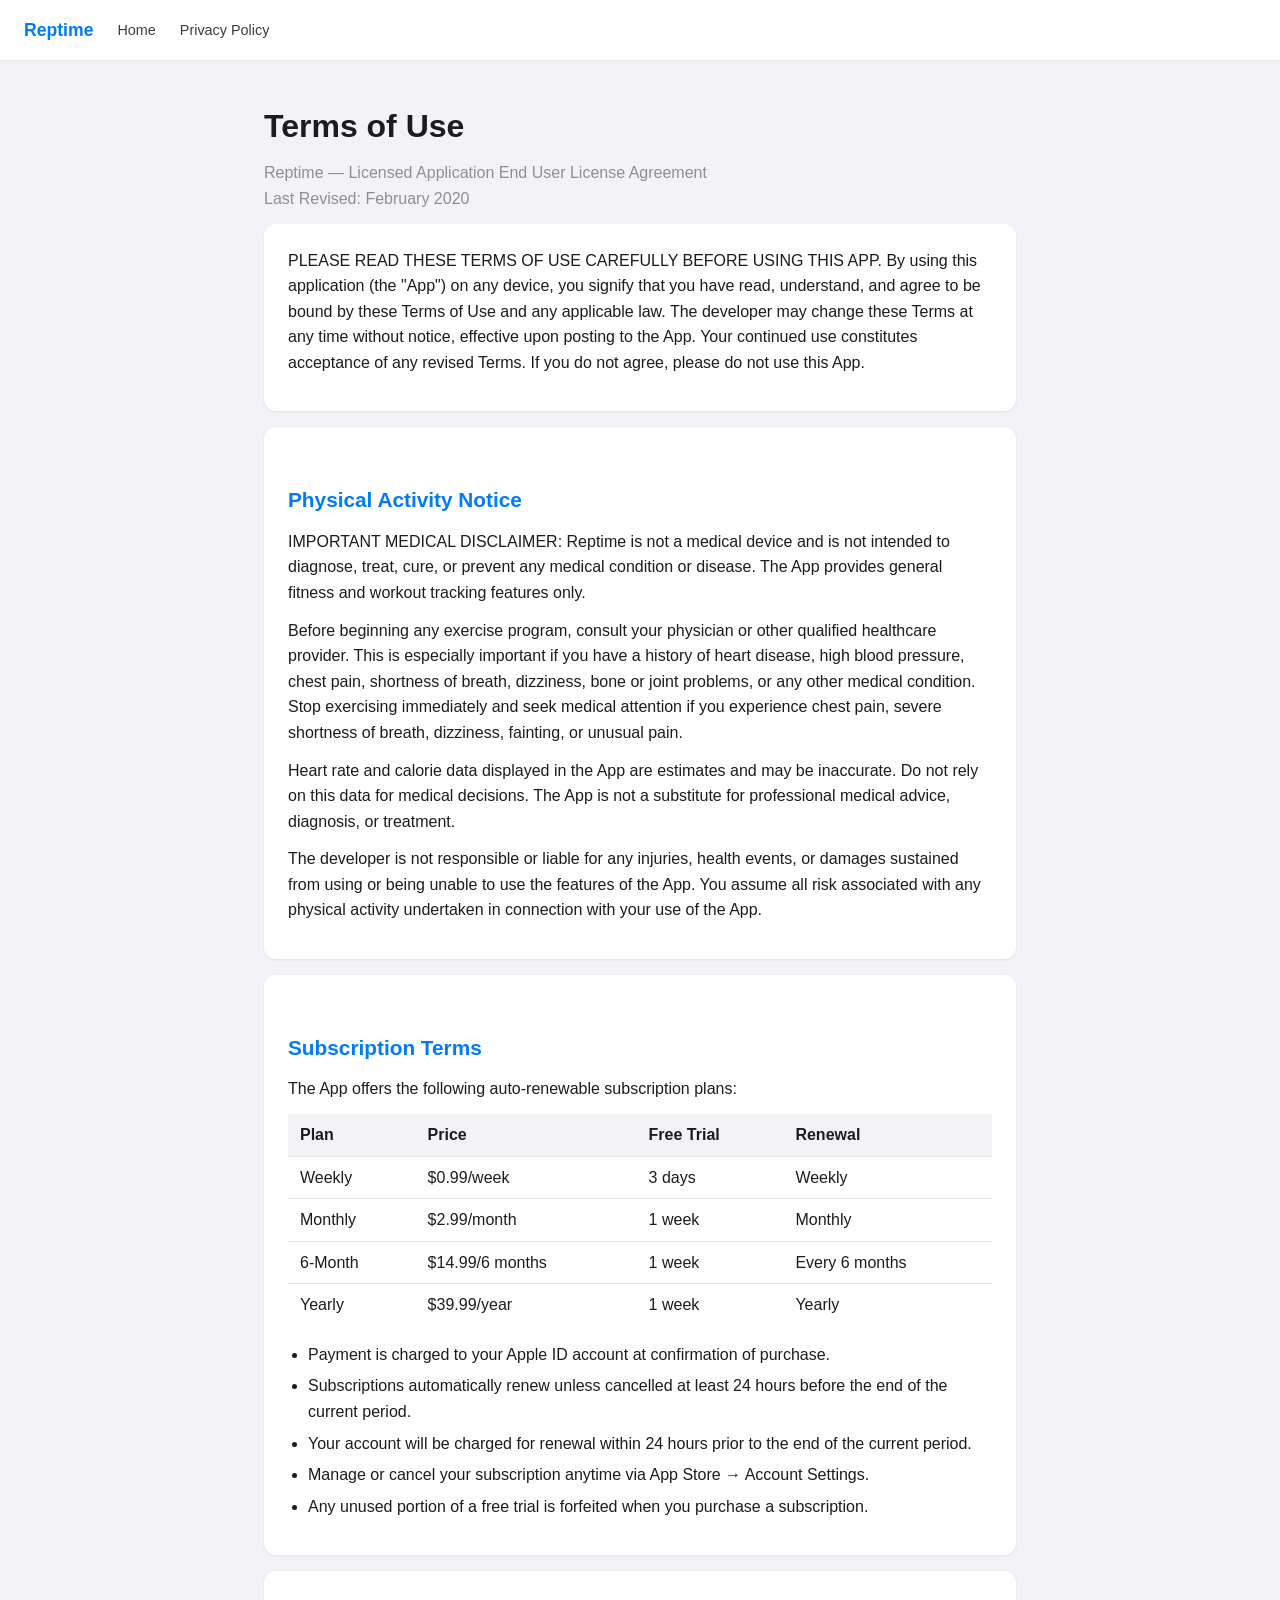
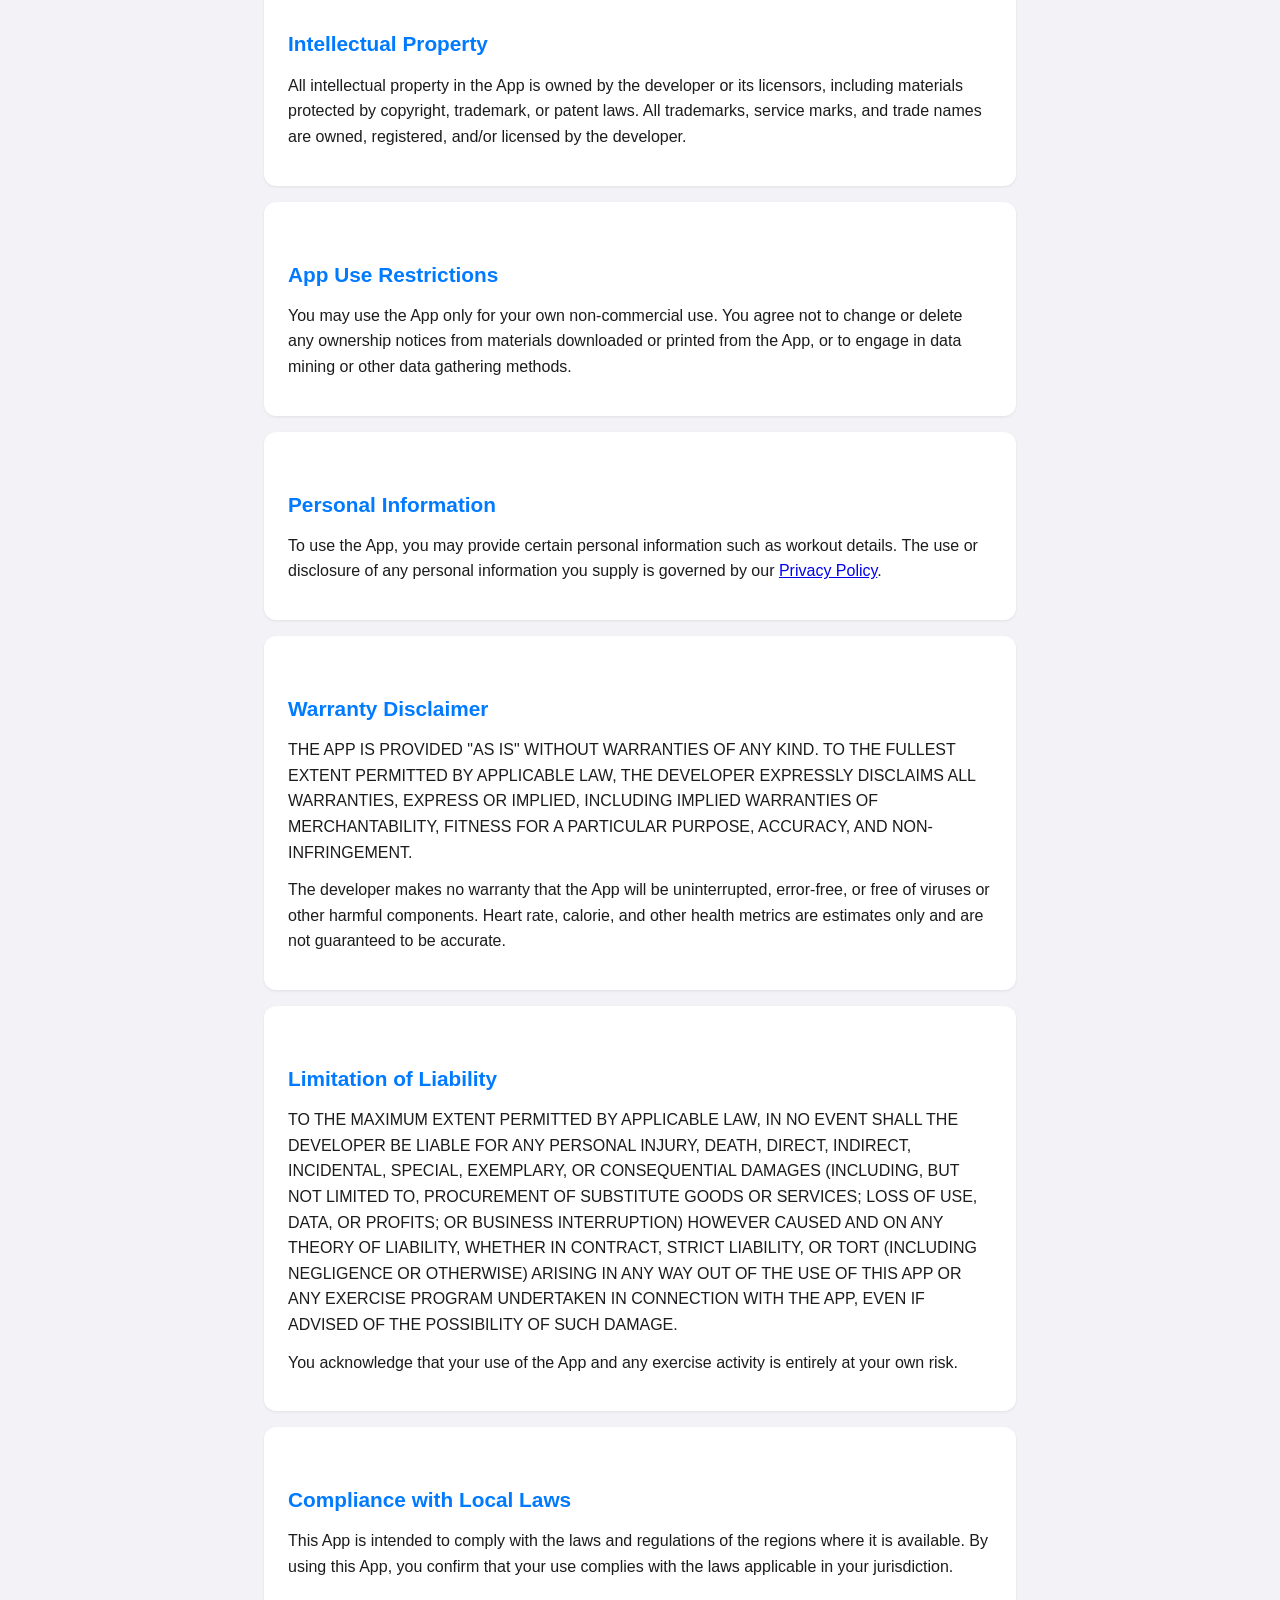
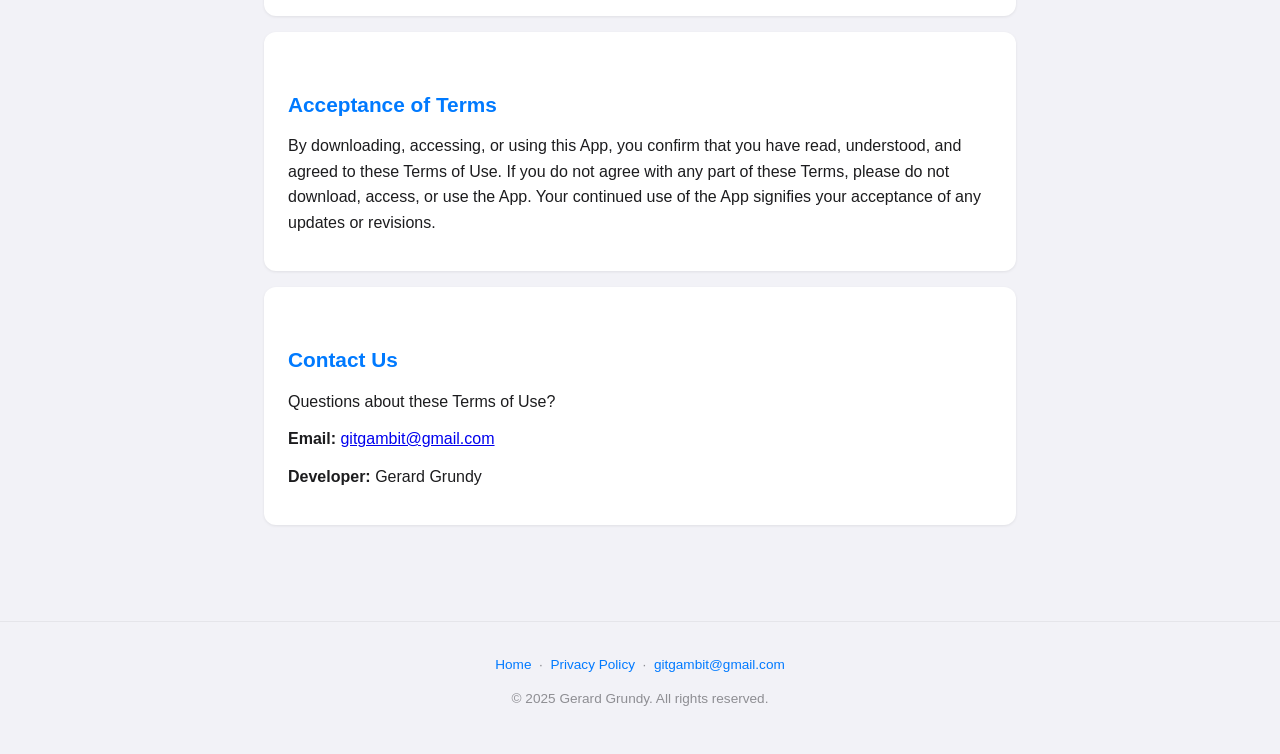
<file: terms.html>
<!DOCTYPE html>
<html lang="en">
<head>
  <meta charset="UTF-8" />
  <meta name="viewport" content="width=device-width, initial-scale=1.0" />
  <title>Terms of Use — Reptime</title>
  <link rel="stylesheet" href="style.css" />
</head>
<body>

<nav>
  <a class="brand" href="index.html">Reptime</a>
  <a href="index.html">Home</a>
  <a href="privacy.html">Privacy Policy</a>
</nav>

<div class="container">

  <h1>Terms of Use</h1>
  <p style="color:#8e8e93;">Reptime — Licensed Application End User License Agreement<br/>Last Revised: February 2020</p>

  <div class="card">
    <p>PLEASE READ THESE TERMS OF USE CAREFULLY BEFORE USING THIS APP. By using this application (the "App") on any device, you signify that you have read, understand, and agree to be bound by these Terms of Use and any applicable law. The developer may change these Terms at any time without notice, effective upon posting to the App. Your continued use constitutes acceptance of any revised Terms. If you do not agree, please do not use this App.</p>
  </div>

  <div class="card">
    <h2>Physical Activity Notice</h2>
    <p>IMPORTANT MEDICAL DISCLAIMER: Reptime is not a medical device and is not intended to diagnose, treat, cure, or prevent any medical condition or disease. The App provides general fitness and workout tracking features only.</p>
    <p>Before beginning any exercise program, consult your physician or other qualified healthcare provider. This is especially important if you have a history of heart disease, high blood pressure, chest pain, shortness of breath, dizziness, bone or joint problems, or any other medical condition. Stop exercising immediately and seek medical attention if you experience chest pain, severe shortness of breath, dizziness, fainting, or unusual pain.</p>
    <p>Heart rate and calorie data displayed in the App are estimates and may be inaccurate. Do not rely on this data for medical decisions. The App is not a substitute for professional medical advice, diagnosis, or treatment.</p>
    <p>The developer is not responsible or liable for any injuries, health events, or damages sustained from using or being unable to use the features of the App. You assume all risk associated with any physical activity undertaken in connection with your use of the App.</p>
  </div>

  <div class="card">
    <h2>Subscription Terms</h2>
    <p>The App offers the following auto-renewable subscription plans:</p>
    <table>
      <thead>
        <tr><th>Plan</th><th>Price</th><th>Free Trial</th><th>Renewal</th></tr>
      </thead>
      <tbody>
        <tr><td>Weekly</td><td>$0.99/week</td><td>3 days</td><td>Weekly</td></tr>
        <tr><td>Monthly</td><td>$2.99/month</td><td>1 week</td><td>Monthly</td></tr>
        <tr><td>6-Month</td><td>$14.99/6 months</td><td>1 week</td><td>Every 6 months</td></tr>
        <tr><td>Yearly</td><td>$39.99/year</td><td>1 week</td><td>Yearly</td></tr>
      </tbody>
    </table>
    <ul>
      <li>Payment is charged to your Apple ID account at confirmation of purchase.</li>
      <li>Subscriptions automatically renew unless cancelled at least 24 hours before the end of the current period.</li>
      <li>Your account will be charged for renewal within 24 hours prior to the end of the current period.</li>
      <li>Manage or cancel your subscription anytime via App Store → Account Settings.</li>
      <li>Any unused portion of a free trial is forfeited when you purchase a subscription.</li>
    </ul>
  </div>

  <div class="card">
    <h2>Intellectual Property</h2>
    <p>All intellectual property in the App is owned by the developer or its licensors, including materials protected by copyright, trademark, or patent laws. All trademarks, service marks, and trade names are owned, registered, and/or licensed by the developer.</p>
  </div>

  <div class="card">
    <h2>App Use Restrictions</h2>
    <p>You may use the App only for your own non-commercial use. You agree not to change or delete any ownership notices from materials downloaded or printed from the App, or to engage in data mining or other data gathering methods.</p>
  </div>

  <div class="card">
    <h2>Personal Information</h2>
    <p>To use the App, you may provide certain personal information such as workout details. The use or disclosure of any personal information you supply is governed by our <a href="privacy.html">Privacy Policy</a>.</p>
  </div>

  <div class="card">
    <h2>Warranty Disclaimer</h2>
    <p>THE APP IS PROVIDED "AS IS" WITHOUT WARRANTIES OF ANY KIND. TO THE FULLEST EXTENT PERMITTED BY APPLICABLE LAW, THE DEVELOPER EXPRESSLY DISCLAIMS ALL WARRANTIES, EXPRESS OR IMPLIED, INCLUDING IMPLIED WARRANTIES OF MERCHANTABILITY, FITNESS FOR A PARTICULAR PURPOSE, ACCURACY, AND NON-INFRINGEMENT.</p>
    <p>The developer makes no warranty that the App will be uninterrupted, error-free, or free of viruses or other harmful components. Heart rate, calorie, and other health metrics are estimates only and are not guaranteed to be accurate.</p>
  </div>

  <div class="card">
    <h2>Limitation of Liability</h2>
    <p>TO THE MAXIMUM EXTENT PERMITTED BY APPLICABLE LAW, IN NO EVENT SHALL THE DEVELOPER BE LIABLE FOR ANY PERSONAL INJURY, DEATH, DIRECT, INDIRECT, INCIDENTAL, SPECIAL, EXEMPLARY, OR CONSEQUENTIAL DAMAGES (INCLUDING, BUT NOT LIMITED TO, PROCUREMENT OF SUBSTITUTE GOODS OR SERVICES; LOSS OF USE, DATA, OR PROFITS; OR BUSINESS INTERRUPTION) HOWEVER CAUSED AND ON ANY THEORY OF LIABILITY, WHETHER IN CONTRACT, STRICT LIABILITY, OR TORT (INCLUDING NEGLIGENCE OR OTHERWISE) ARISING IN ANY WAY OUT OF THE USE OF THIS APP OR ANY EXERCISE PROGRAM UNDERTAKEN IN CONNECTION WITH THE APP, EVEN IF ADVISED OF THE POSSIBILITY OF SUCH DAMAGE.</p>
    <p>You acknowledge that your use of the App and any exercise activity is entirely at your own risk.</p>
  </div>

  <div class="card">
    <h2>Compliance with Local Laws</h2>
    <p>This App is intended to comply with the laws and regulations of the regions where it is available. By using this App, you confirm that your use complies with the laws applicable in your jurisdiction.</p>
  </div>

  <div class="card">
    <h2>Acceptance of Terms</h2>
    <p>By downloading, accessing, or using this App, you confirm that you have read, understood, and agreed to these Terms of Use. If you do not agree with any part of these Terms, please do not download, access, or use the App. Your continued use of the App signifies your acceptance of any updates or revisions.</p>
  </div>

  <div class="card">
    <h2>Contact Us</h2>
    <p>Questions about these Terms of Use?</p>
    <p><strong>Email:</strong> <a href="mailto:gitgambit@gmail.com">gitgambit@gmail.com</a></p>
    <p><strong>Developer:</strong> Gerard Grundy</p>
  </div>

</div>

<footer>
  <p>
    <a href="index.html">Home</a> &nbsp;·&nbsp;
    <a href="privacy.html">Privacy Policy</a> &nbsp;·&nbsp;
    <a href="mailto:gitgambit@gmail.com">gitgambit@gmail.com</a>
  </p>
  <p style="margin-top:8px;">© 2025 Gerard Grundy. All rights reserved.</p>
</footer>

</body>
</html>
</file>
<file: landing.css>
:root { --bg:#0d0d10; --card:#1a1a20; --text:#f5f5f7; --muted:#a1a1aa; --accent:#ff9f0a; }
* { box-sizing:border-box; margin:0; padding:0; }
body { font-family:-apple-system,BlinkMacSystemFont,"Segoe UI",Roboto,sans-serif; background:var(--bg); color:var(--text); line-height:1.6; }
a { color:var(--accent); }
.wrap { max-width:1000px; margin:0 auto; padding:56px 16px; }
.top { display:flex; align-items:center; justify-content:space-between; flex-wrap:wrap; gap:8px; max-width:1000px; margin:0 auto; padding:16px; }
.brand { font-weight:800; font-size:1.2rem; color:var(--accent); text-decoration:none; }
.top nav a { color:var(--muted); text-decoration:none; margin-left:16px; font-size:.95rem; }
.top nav a:hover { color:var(--text); }
.hero .wrap { padding-top:32px; }
.hero-grid { display:grid; grid-template-columns:1.2fr 1fr; gap:32px; align-items:center; }
h1 { font-size:clamp(2rem,6vw,3.2rem); line-height:1.1; margin-bottom:16px; }
h2 { font-size:1.7rem; margin-bottom:24px; }
h3 { font-size:1.05rem; margin-bottom:8px; }
.lead { font-size:1.15rem; color:var(--muted); margin-bottom:24px; }
.cta { display:inline-block; background:var(--accent); color:#000; font-weight:700; padding:14px 24px; border-radius:12px; text-decoration:none; }
.fine { color:var(--muted); font-size:.85rem; margin-top:12px; }
.shot { width:100%; max-width:300px; justify-self:center; border-radius:24px; }
.strip { background:var(--card); }
.strip .wrap { padding:16px; display:flex; flex-wrap:wrap; gap:8px 24px; justify-content:center; color:var(--muted); font-size:.9rem; }
.grid { display:grid; grid-template-columns:repeat(auto-fit,minmax(260px,1fr)); gap:16px; }
.grid article { background:var(--card); border-radius:16px; padding:24px; }
.grid p { color:var(--muted); }
.alt { background:#13131a; }
.steps { list-style:none; display:grid; grid-template-columns:repeat(auto-fit,minmax(220px,1fr)); gap:16px; counter-reset:s; }
.steps li { counter-increment:s; background:var(--card); border-radius:16px; padding:24px; }
.steps li::before { content:counter(s); display:inline-block; width:28px; height:28px; line-height:28px; text-align:center; border-radius:50%; background:var(--accent); color:#000; font-weight:700; margin-bottom:8px; }
.steps strong, .steps span { display:block; }
.steps span { color:var(--muted); }
.split { display:grid; grid-template-columns:repeat(auto-fit,minmax(280px,1fr)); gap:32px; }
.split p { color:var(--muted); }
.price { font-size:1.8rem; font-weight:800; color:var(--text) !important; }
.best { outline:2px solid var(--accent); }
details { background:var(--card); border-radius:12px; padding:16px; margin-bottom:12px; }
summary { cursor:pointer; font-weight:600; }
details p { color:var(--muted); margin-top:8px; }
footer { text-align:center; border-top:1px solid #222; }
footer .wrap { padding:32px 16px; }
@media (max-width:700px) { .hero-grid { grid-template-columns:1fr; } }
.vid { width:100%; max-width:300px; aspect-ratio:9/19.5; object-fit:cover; border-radius:28px; background:#000; justify-self:center; display:block; }
.vid.watch { aspect-ratio:410/502; max-width:240px; margin-top:20px; justify-self:start; }
.shots-wrap { padding-top:8px; padding-bottom:8px; }
.shots { display:flex; gap:16px; justify-content:safe center; overflow-x:auto; scroll-snap-type:x mandatory; padding:8px 4px 16px; -webkit-overflow-scrolling:touch; }
.shots img { height:min(60vh,500px); width:auto; flex:0 0 auto; border-radius:22px; scroll-snap-align:center; }
.tutorial { text-align:center; }
.tutorial .vid { max-width:340px; margin:16px auto 0; aspect-ratio:1080/1920; object-fit:contain; }
.langpick { display:inline-block; margin-top:12px; color:var(--muted); font-size:.9rem; }
.langpick select { margin-left:8px; background:var(--card); color:var(--text); border:1px solid #333; border-radius:8px; padding:6px 10px; font:inherit; }
@media (max-width:700px) { .vid { max-width:260px; } }
</file>
<file: style.css>
* { box-sizing: border-box; margin: 0; padding: 0; }

body {
  font-family: -apple-system, BlinkMacSystemFont, "Segoe UI", Roboto, sans-serif;
  color: #1c1c1e;
  background: #f2f2f7;
  line-height: 1.6;
}

nav {
  background: #fff;
  border-bottom: 1px solid #e5e5ea;
  padding: 0 24px;
  display: flex;
  align-items: center;
  gap: 24px;
  flex-wrap: wrap;
}

nav .brand {
  font-weight: 700;
  font-size: 1.1rem;
  color: #007aff;
  padding: 16px 0;
  text-decoration: none;
}

nav a {
  color: #3c3c43;
  text-decoration: none;
  font-size: 0.9rem;
  padding: 16px 0;
}

nav a:hover { color: #007aff; }

.container {
  max-width: 800px;
  margin: 0 auto;
  padding: 40px 24px;
}

h1 { font-size: 2rem; font-weight: 700; margin-bottom: 8px; }
h2 { font-size: 1.3rem; font-weight: 600; margin: 32px 0 12px; color: #007aff; }
h3 { font-size: 1rem; font-weight: 600; margin: 20px 0 8px; }

p { margin-bottom: 12px; }

ul, ol { padding-left: 20px; margin-bottom: 12px; }
li { margin-bottom: 6px; }

.card {
  background: #fff;
  border-radius: 12px;
  padding: 24px;
  margin-bottom: 16px;
  box-shadow: 0 1px 3px rgba(0,0,0,0.08);
}

.hero {
  background: linear-gradient(135deg, #007aff 0%, #5856d6 100%);
  color: #fff;
  border-radius: 16px;
  padding: 40px 32px;
  margin-bottom: 32px;
  text-align: center;
}

.hero h1 { color: #fff; font-size: 2.4rem; }
.hero p { color: rgba(255,255,255,0.85); font-size: 1.1rem; margin-bottom: 0; }

.badge {
  display: inline-block;
  background: #007aff;
  color: #fff;
  font-size: 0.75rem;
  font-weight: 600;
  padding: 2px 8px;
  border-radius: 20px;
  margin-right: 8px;
  vertical-align: middle;
}

table {
  width: 100%;
  border-collapse: collapse;
  margin-bottom: 16px;
}
th { text-align: left; padding: 8px 12px; background: #f2f2f7; font-weight: 600; }
td { padding: 8px 12px; border-top: 1px solid #e5e5ea; }

footer {
  text-align: center;
  color: #8e8e93;
  font-size: 0.85rem;
  padding: 32px 24px;
  border-top: 1px solid #e5e5ea;
  margin-top: 40px;
}

footer a { color: #007aff; text-decoration: none; }

.step-num {
  display: inline-flex;
  align-items: center;
  justify-content: center;
  width: 28px;
  height: 28px;
  background: #007aff;
  color: #fff;
  border-radius: 50%;
  font-weight: 700;
  font-size: 0.85rem;
  margin-right: 10px;
  flex-shrink: 0;
}

.step { display: flex; align-items: flex-start; margin-bottom: 16px; }
.step-content { flex: 1; }

@media (max-width: 600px) {
  .hero h1 { font-size: 1.8rem; }
  h1 { font-size: 1.6rem; }
}
</file>
